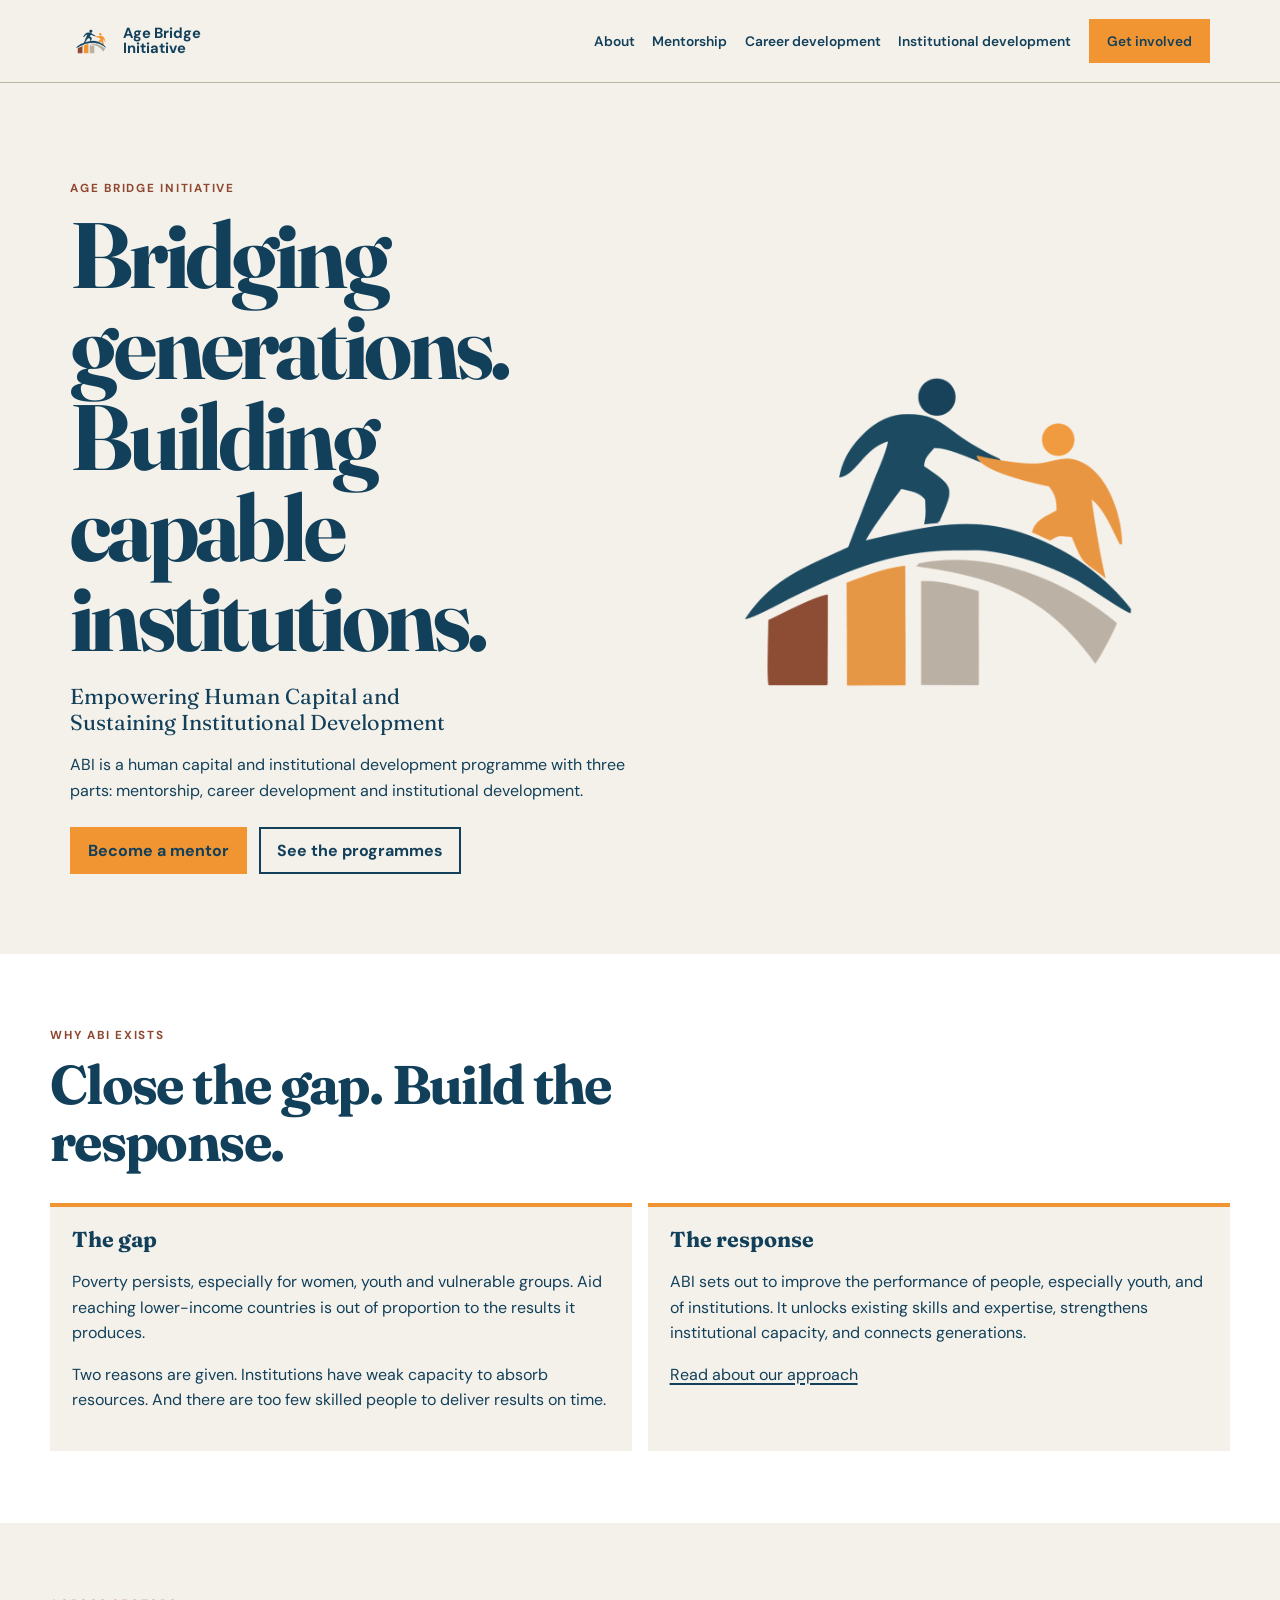
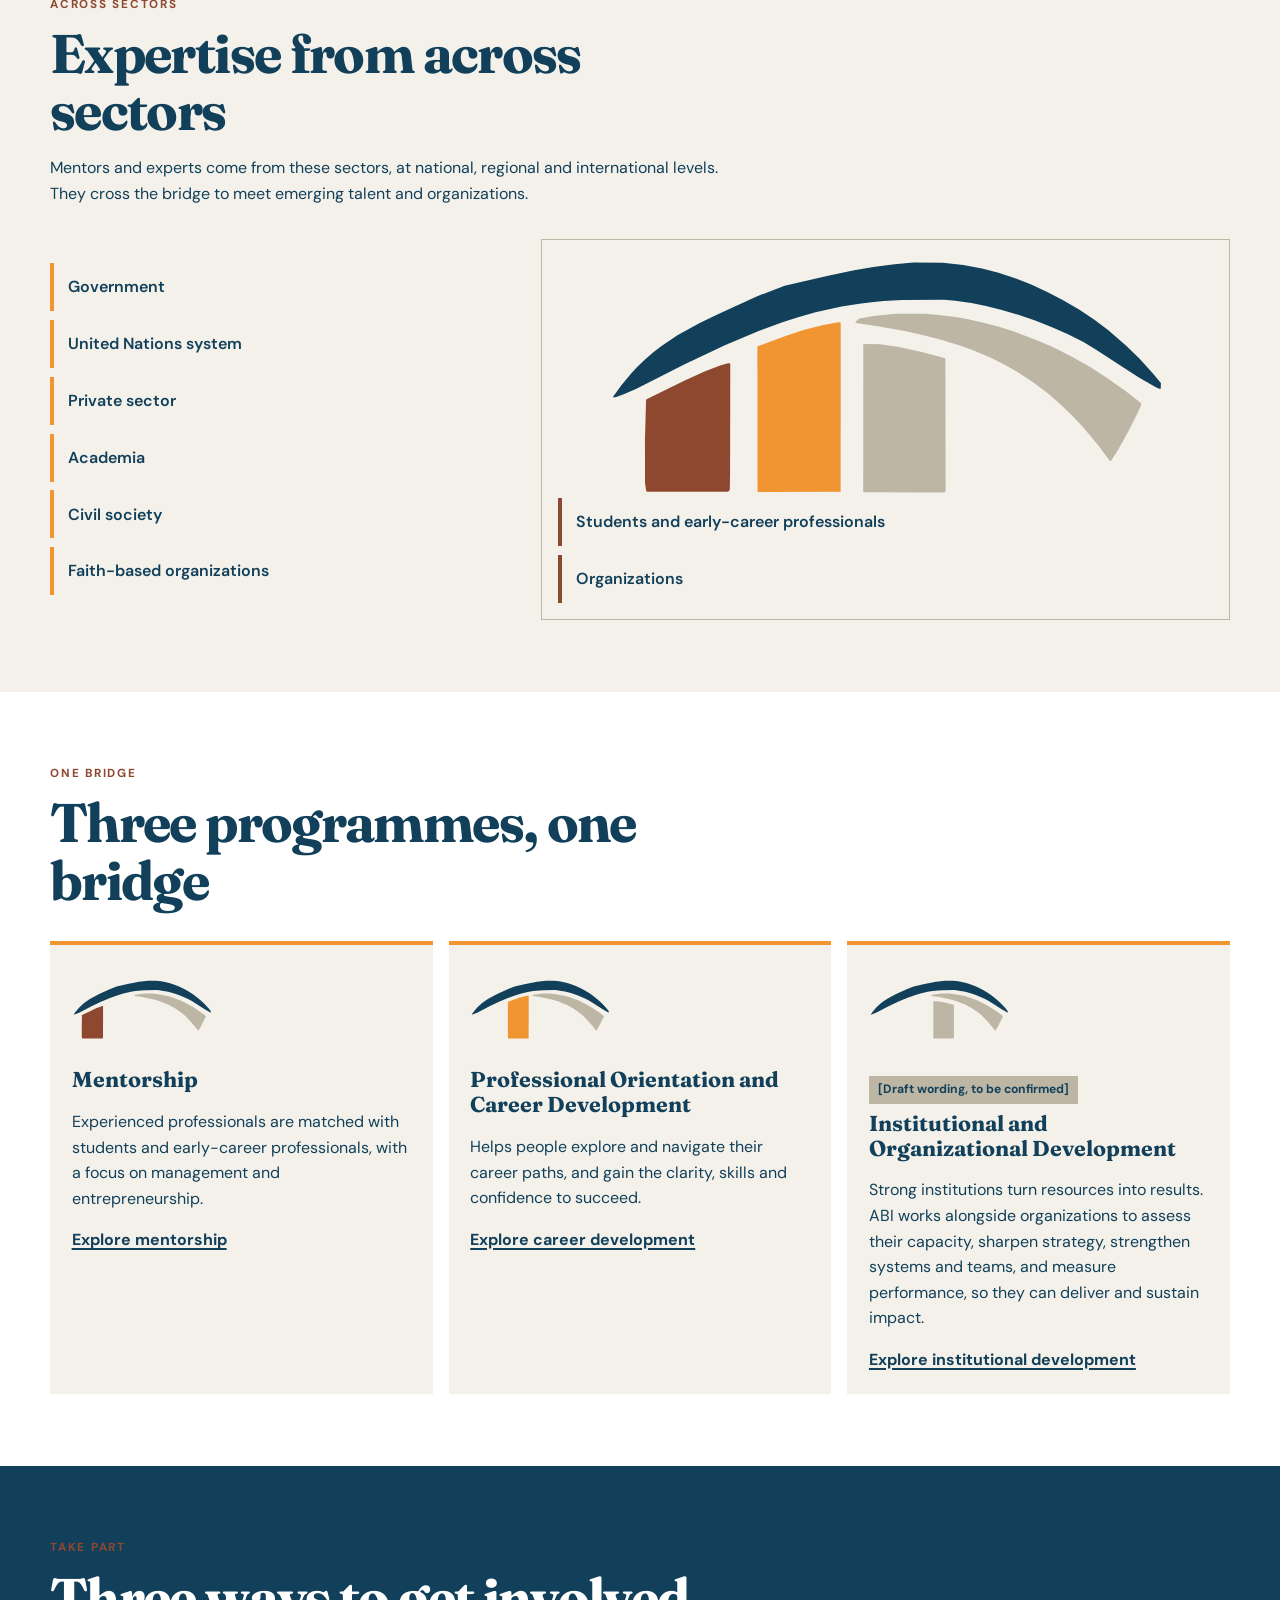
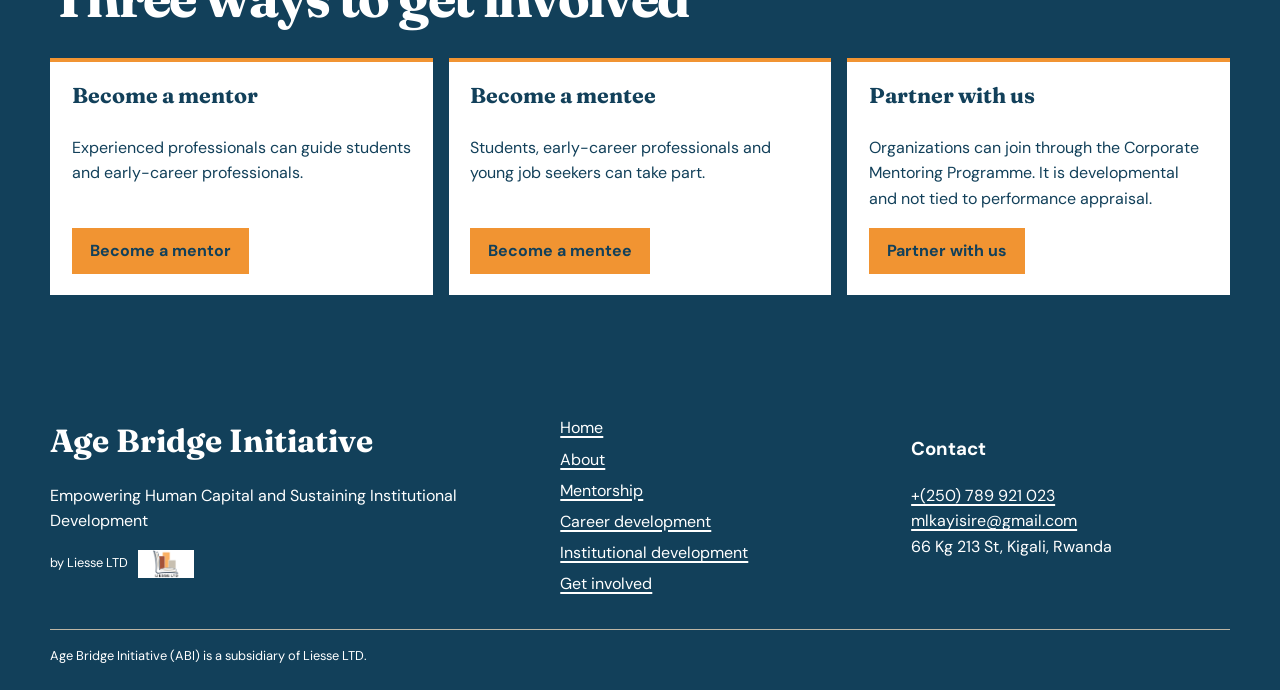
<file: index.html>
﻿<!doctype html>
<html lang="en">
<head>
<meta charset="utf-8">
<meta name="viewport" content="width=device-width, initial-scale=1">
<link rel="icon" href="assets/img/favicon.ico">
<link rel="apple-touch-icon" sizes="180x180" href="assets/img/apple-touch-icon.png">
<link rel="stylesheet" href="assets/css/styles.css">
<title>Age Bridge Initiative | Bridging generations. Building capable institutions.</title><meta name="description" content="Age Bridge Initiative (ABI) connects experienced professionals with students and early-career professionals, and supports institutions to build capacity."><meta property="og:title" content="Age Bridge Initiative | Bridging generations. Building capable institutions."><meta property="og:description" content="Age Bridge Initiative (ABI) connects experienced professionals with students and early-career professionals, and supports institutions to build capacity."><meta property="og:type" content="website"><meta property="og:site_name" content="Age Bridge Initiative"></head><body><a class="skip-link" href="#main">Skip to content</a><header class="site-header"><div class="nav-wrap"><a class="brand" href="index.html" aria-label="Age Bridge Initiative home"><img src="assets/img/abi-logo.png" alt=""><span class="brand-name">Age Bridge Initiative</span></a><button class="menu-toggle" aria-controls="primary-nav" aria-expanded="false">Menu</button><nav id="primary-nav" class="primary-nav" aria-label="Primary navigation"><ul><li><a href="about.html">About</a></li><li><a href="mentorship.html">Mentorship</a></li><li><a href="career-development.html">Career development</a></li><li><a href="institutional-development.html">Institutional development</a></li><li><a class="button" href="get-involved.html">Get involved</a></li></ul></nav></div></header><main id="main"><section class="hero"><div class="hero-grid"><div class="hero-copy"><p class="eyebrow">Age Bridge Initiative</p><h1>Bridging generations. Building capable institutions.</h1><p class="tagline">Empowering Human Capital and Sustaining Institutional Development</p><p>ABI is a human capital and institutional development programme with three parts: mentorship, career development and institutional development.</p><div class="button-row"><a class="button" href="get-involved.html?role=mentor#form">Become a mentor</a><a class="button secondary" href="#programmes">See the programmes</a></div></div><div class="hero-media"><video autoplay muted playsinline poster="assets/img/hero-animation-poster.png" aria-label="Two figures on an arch bridge: one helps the other up"><source src="assets/img/hero-animation.mp4" type="video/mp4"></video><img src="assets/img/hero-animation-poster.png" alt="Two figures on an arch bridge: one helps the other up"></div></div></section><section class="section alt"><div class="container"><div class="section-heading"><p class="eyebrow">Why ABI exists</p><h2>Close the gap. Build the response.</h2></div><div class="two-col"><article><h3>The gap</h3><p>Poverty persists, especially for women, youth and vulnerable groups. Aid reaching lower-income countries is out of proportion to the results it produces.</p><p>Two reasons are given. Institutions have weak capacity to absorb resources. And there are too few skilled people to deliver results on time.</p></article><article><h3>The response</h3><p>ABI sets out to improve the performance of people, especially youth, and of institutions. It unlocks existing skills and expertise, strengthens institutional capacity, and connects generations.</p><a href="about.html">Read about our approach</a></article></div></div></section><section class="section"><div class="container"><div class="section-heading"><p class="eyebrow">Across sectors</p><h2>Expertise from across sectors</h2><p>Mentors and experts come from these sectors, at national, regional and international levels. They cross the bridge to meet emerging talent and organizations.</p></div><div class="sector-layout"><div><ul class="sector-list"><li>Government</li><li>United Nations system</li><li>Private sector</li><li>Academia</li><li>Civil society</li><li>Faith-based organizations</li></ul></div><div class="bridge-diagram"><img src="assets/img/bridge/bridge-arch-band-pillars.svg" alt="Arch bridge with three pillars"><ul class="support-list"><li>Students and early-career professionals</li><li>Organizations</li></ul></div></div></div></section><section class="section alt" id="programmes"><div class="container"><div class="section-heading"><p class="eyebrow">One bridge</p><h2>Three programmes, one bridge</h2></div><div class="card-grid"><article class="card"><img class="bridge-icon" src="assets/img/bridge/icon-arch-band-pillar-1-brown.svg" alt="Mentorship bridge icon"><h3>Mentorship</h3><p>Experienced professionals are matched with students and early-career professionals, with a focus on management and entrepreneurship.</p><a href="mentorship.html">Explore mentorship</a></article><article class="card"><img class="bridge-icon" src="assets/img/bridge/icon-arch-band-pillar-2-orange.svg" alt="Career Development bridge icon"><h3>Professional Orientation and Career Development</h3><p>Helps people explore and navigate their career paths, and gain the clarity, skills and confidence to succeed.</p><a href="career-development.html">Explore career development</a></article><article class="card"><img class="bridge-icon" src="assets/img/bridge/icon-arch-band-pillar-3-taupe.svg" alt="Institutional Development bridge icon"><span class="tag">[Draft wording, to be confirmed]</span><h3>Institutional and Organizational Development</h3><p>Strong institutions turn resources into results. ABI works alongside organizations to assess their capacity, sharpen strategy, strengthen systems and teams, and measure performance, so they can deliver and sustain impact.</p><a href="institutional-development.html">Explore institutional development</a></article></div></div></section><section class="section navy"><div class="container"><div class="section-heading"><p class="eyebrow">Take part</p><h2>Three ways to get involved</h2></div><div class="path-grid"><article class="path-card"><h3>Become a mentor</h3><p>Experienced professionals can guide students and early-career professionals.</p><a class="button" href="get-involved.html?role=mentor#form">Become a mentor</a></article><article class="path-card"><h3>Become a mentee</h3><p>Students, early-career professionals and young job seekers can take part.</p><a class="button" href="get-involved.html?role=mentee#form">Become a mentee</a></article><article class="path-card"><h3>Partner with us</h3><p>Organizations can join through the Corporate Mentoring Programme. It is developmental and not tied to performance appraisal.</p><a class="button" href="get-involved.html?role=organization#form">Partner with us</a></article></div></div></section></main><footer class="footer"><div class="footer-grid"><div><h2>Age Bridge Initiative</h2><p>Empowering Human Capital and Sustaining Institutional Development</p><div class="liesse-credit"><span>by Liesse LTD</span><img src="assets/img/liesse-logo.png" alt="Liesse LTD logo"></div></div><nav aria-label="Footer navigation"><ul><li><a href="index.html">Home</a></li><li><a href="about.html">About</a></li><li><a href="mentorship.html">Mentorship</a></li><li><a href="career-development.html">Career development</a></li><li><a href="institutional-development.html">Institutional development</a></li><li><a href="get-involved.html">Get involved</a></li></ul></nav><div><h3>Contact</h3><p><a href="tel:+250789921023">+(250) 789 921 023</a><br><a href="mailto:mlkayisire@gmail.com">mlkayisire@gmail.com</a><br>66 Kg 213 St, Kigali, Rwanda</p></div></div><div class="footer-bottom">Age Bridge Initiative (ABI) is a subsidiary of Liesse LTD.</div></footer><script src="assets/js/main.js"></script></body></html>
</file>
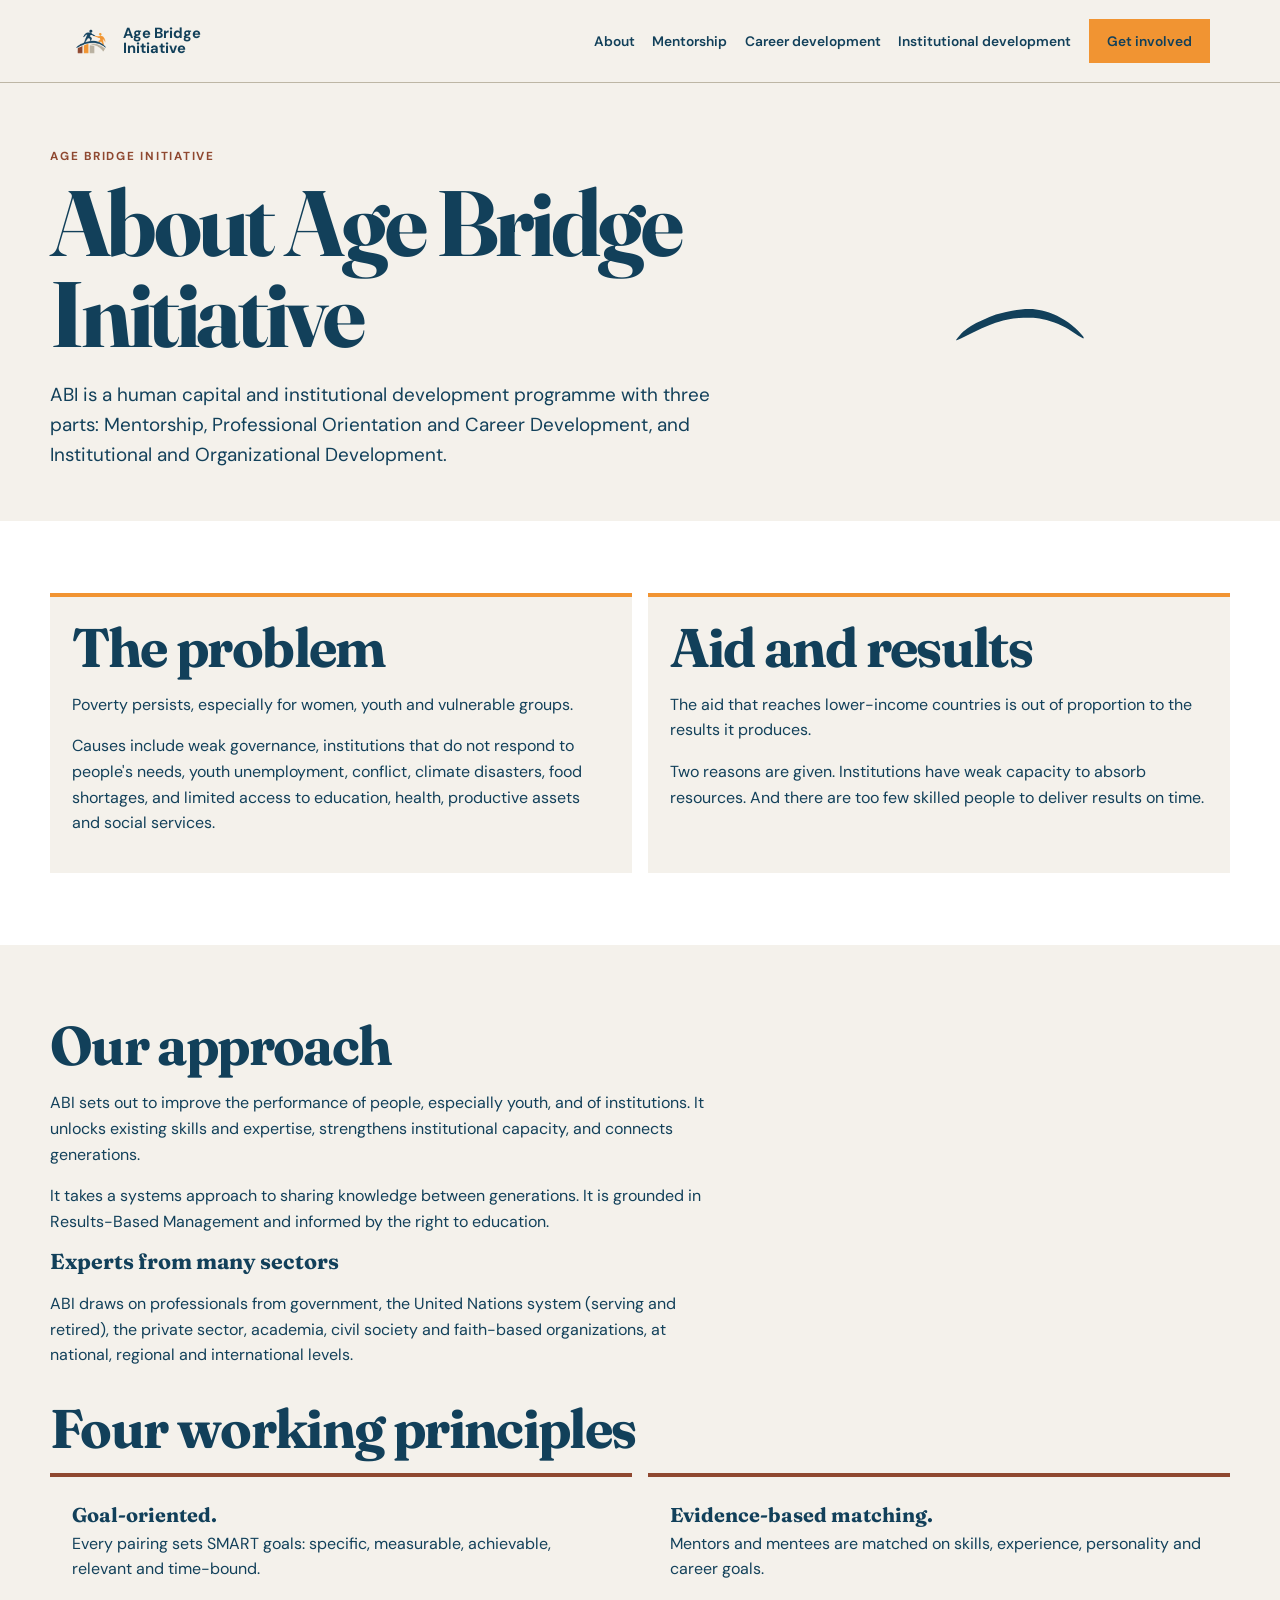
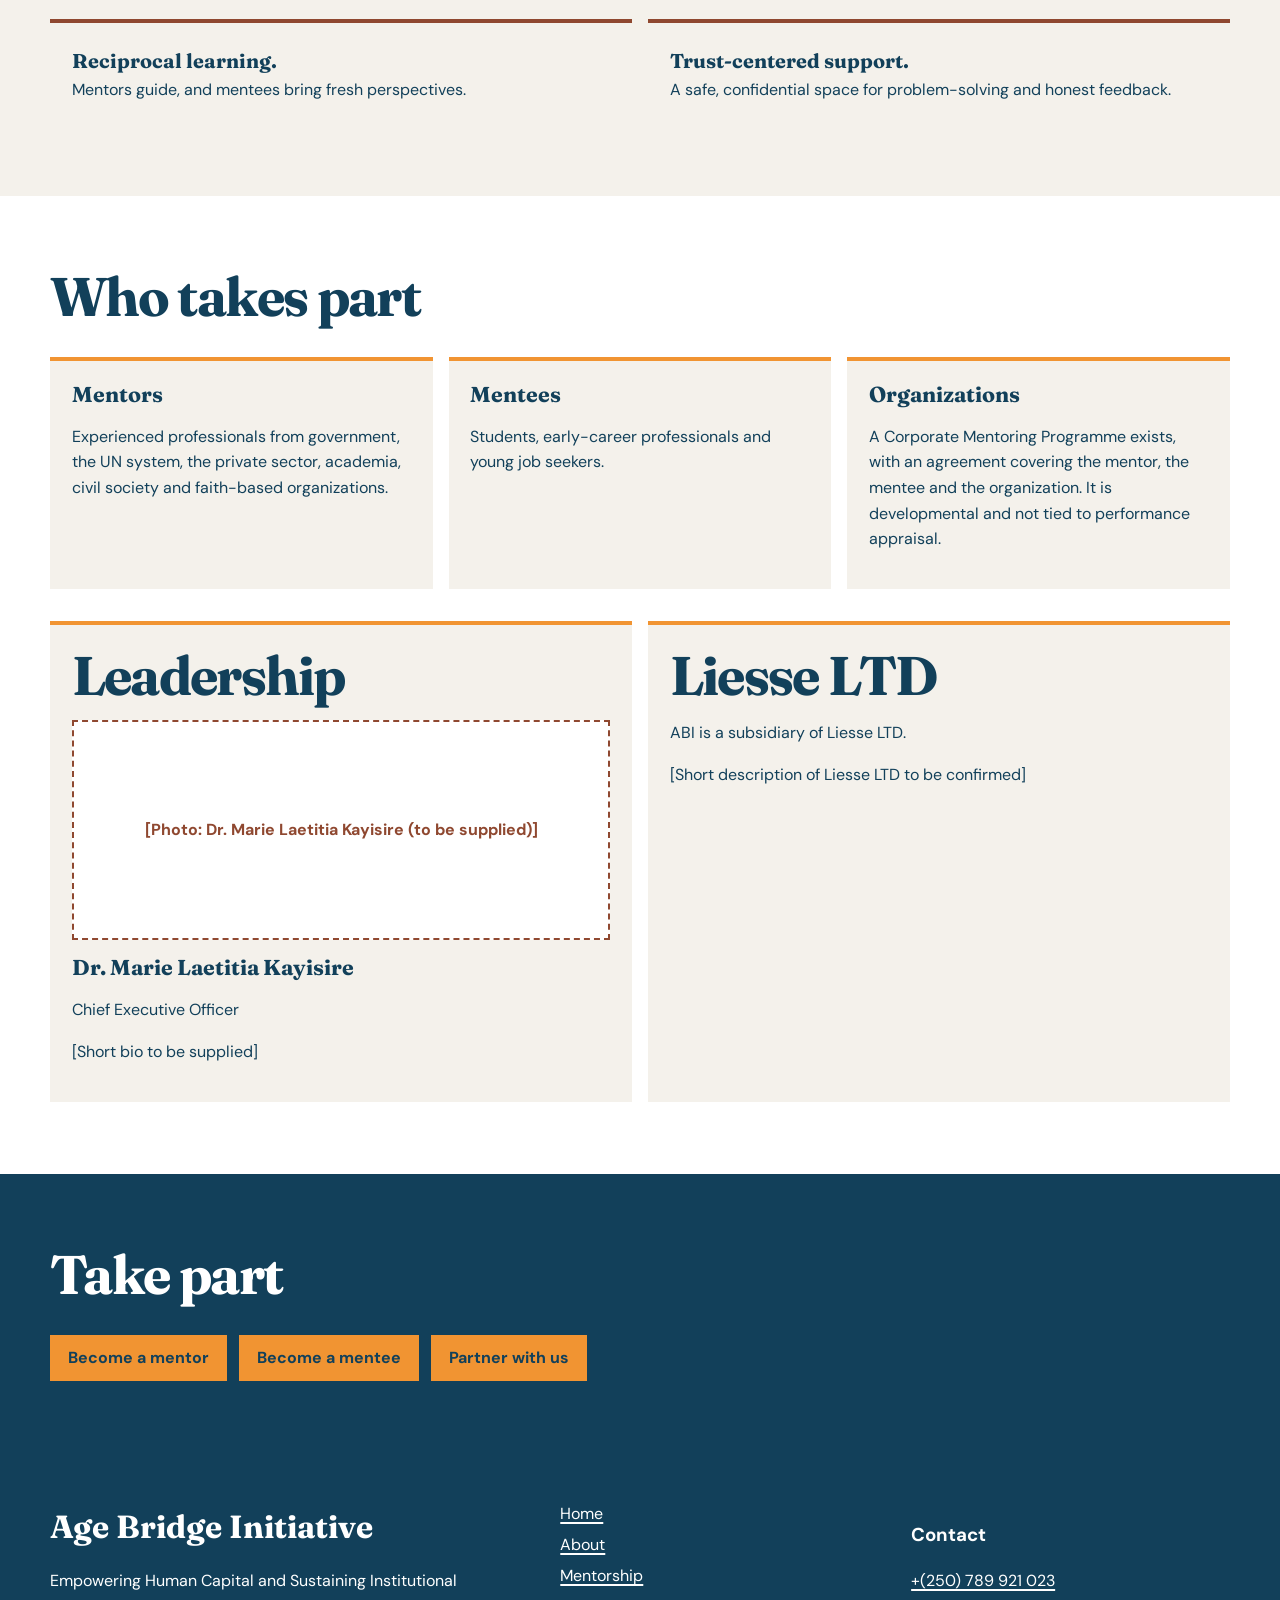
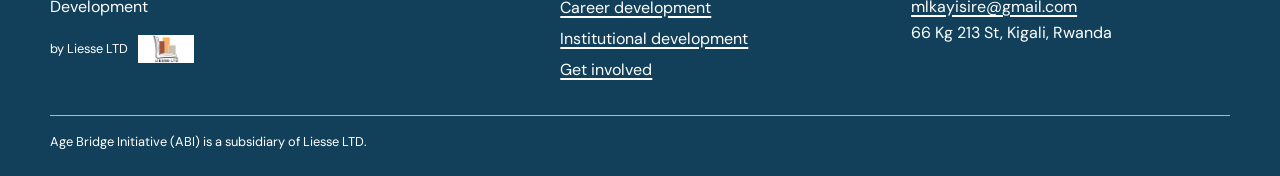
<file: about.html>
﻿<!doctype html>
<html lang="en">
<head>
<meta charset="utf-8">
<meta name="viewport" content="width=device-width, initial-scale=1">
<link rel="icon" href="assets/img/favicon.ico">
<link rel="apple-touch-icon" sizes="180x180" href="assets/img/apple-touch-icon.png">
<link rel="stylesheet" href="assets/css/styles.css">
<title>About | Age Bridge Initiative</title><meta name="description" content="Learn about the problem ABI addresses, its approach, working principles, who takes part, and its leadership. ABI is a subsidiary of Liesse LTD."><meta property="og:title" content="About | Age Bridge Initiative"><meta property="og:description" content="Learn about the problem ABI addresses, its approach, working principles, who takes part, and its leadership. ABI is a subsidiary of Liesse LTD."><meta property="og:type" content="website"><meta property="og:site_name" content="Age Bridge Initiative"></head><body><a class="skip-link" href="#main">Skip to content</a><header class="site-header"><div class="nav-wrap"><a class="brand" href="index.html" aria-label="Age Bridge Initiative home"><img src="assets/img/abi-logo.png" alt=""><span class="brand-name">Age Bridge Initiative</span></a><button class="menu-toggle" aria-controls="primary-nav" aria-expanded="false">Menu</button><nav id="primary-nav" class="primary-nav" aria-label="Primary navigation"><ul><li><a href="about.html">About</a></li><li><a href="mentorship.html">Mentorship</a></li><li><a href="career-development.html">Career development</a></li><li><a href="institutional-development.html">Institutional development</a></li><li><a class="button" href="get-involved.html">Get involved</a></li></ul></nav></div></header><main id="main"><section class="page-hero"><div class="container"><div><p class="eyebrow">Age Bridge Initiative</p><h1>About Age Bridge Initiative</h1><p class="lead">ABI is a human capital and institutional development programme with three parts: Mentorship, Professional Orientation and Career Development, and Institutional and Organizational Development.</p></div><div><img class="small-bridge" src="assets/img/bridge/arch.svg" alt="ABI bridge motif"></div></div></section><section class="section alt"><div class="container"><div class="two-col"><article><h2>The problem</h2><p>Poverty persists, especially for women, youth and vulnerable groups.</p><p>Causes include weak governance, institutions that do not respond to people's needs, youth unemployment, conflict, climate disasters, food shortages, and limited access to education, health, productive assets and social services.</p></article><article><h2>Aid and results</h2><p>The aid that reaches lower-income countries is out of proportion to the results it produces.</p><p>Two reasons are given. Institutions have weak capacity to absorb resources. And there are too few skilled people to deliver results on time.</p></article></div></div></section><section class="section"><div class="container"><div class="section-heading"><h2>Our approach</h2><p>ABI sets out to improve the performance of people, especially youth, and of institutions. It unlocks existing skills and expertise, strengthens institutional capacity, and connects generations.</p><p>It takes a systems approach to sharing knowledge between generations. It is grounded in Results-Based Management and informed by the right to education.</p><h3>Experts from many sectors</h3><p>ABI draws on professionals from government, the United Nations system (serving and retired), the private sector, academia, civil society and faith-based organizations, at national, regional and international levels.</p></div><h2>Four working principles</h2><div class="principles"><div class="principle"><strong>Goal-oriented.</strong> Every pairing sets SMART goals: specific, measurable, achievable, relevant and time-bound.</div><div class="principle"><strong>Evidence-based matching.</strong> Mentors and mentees are matched on skills, experience, personality and career goals.</div><div class="principle"><strong>Reciprocal learning.</strong> Mentors guide, and mentees bring fresh perspectives.</div><div class="principle"><strong>Trust-centered support.</strong> A safe, confidential space for problem-solving and honest feedback.</div></div></div></section><section class="section alt"><div class="container"><div class="section-heading"><h2>Who takes part</h2></div><div class="card-grid"><article class="card"><h3>Mentors</h3><p>Experienced professionals from government, the UN system, the private sector, academia, civil society and faith-based organizations.</p></article><article class="card"><h3>Mentees</h3><p>Students, early-career professionals and young job seekers.</p></article><article class="card"><h3>Organizations</h3><p>A Corporate Mentoring Programme exists, with an agreement covering the mentor, the mentee and the organization. It is developmental and not tied to performance appraisal.</p></article></div><div class="two-col" style="margin-top:2rem"><article><h2>Leadership</h2><div class="photo-slot">[Photo: Dr. Marie Laetitia Kayisire (to be supplied)]</div><h3 style="margin-top:1rem">Dr. Marie Laetitia Kayisire</h3><p>Chief Executive Officer</p><p>[Short bio to be supplied]</p></article><article><h2>Liesse LTD</h2><p>ABI is a subsidiary of Liesse LTD.</p><p>[Short description of Liesse LTD to be confirmed]</p></article></div></div></section><section class="section navy"><div class="container"><div class="section-heading"><h2>Take part</h2></div><div class="button-row"><a class="button" href="get-involved.html?role=mentor#form">Become a mentor</a><a class="button" href="get-involved.html?role=mentee#form">Become a mentee</a><a class="button" href="get-involved.html?role=organization#form">Partner with us</a></div></div></section></main><footer class="footer"><div class="footer-grid"><div><h2>Age Bridge Initiative</h2><p>Empowering Human Capital and Sustaining Institutional Development</p><div class="liesse-credit"><span>by Liesse LTD</span><img src="assets/img/liesse-logo.png" alt="Liesse LTD logo"></div></div><nav aria-label="Footer navigation"><ul><li><a href="index.html">Home</a></li><li><a href="about.html">About</a></li><li><a href="mentorship.html">Mentorship</a></li><li><a href="career-development.html">Career development</a></li><li><a href="institutional-development.html">Institutional development</a></li><li><a href="get-involved.html">Get involved</a></li></ul></nav><div><h3>Contact</h3><p><a href="tel:+250789921023">+(250) 789 921 023</a><br><a href="mailto:mlkayisire@gmail.com">mlkayisire@gmail.com</a><br>66 Kg 213 St, Kigali, Rwanda</p></div></div><div class="footer-bottom">Age Bridge Initiative (ABI) is a subsidiary of Liesse LTD.</div></footer><script src="assets/js/main.js"></script></body></html>
</file>
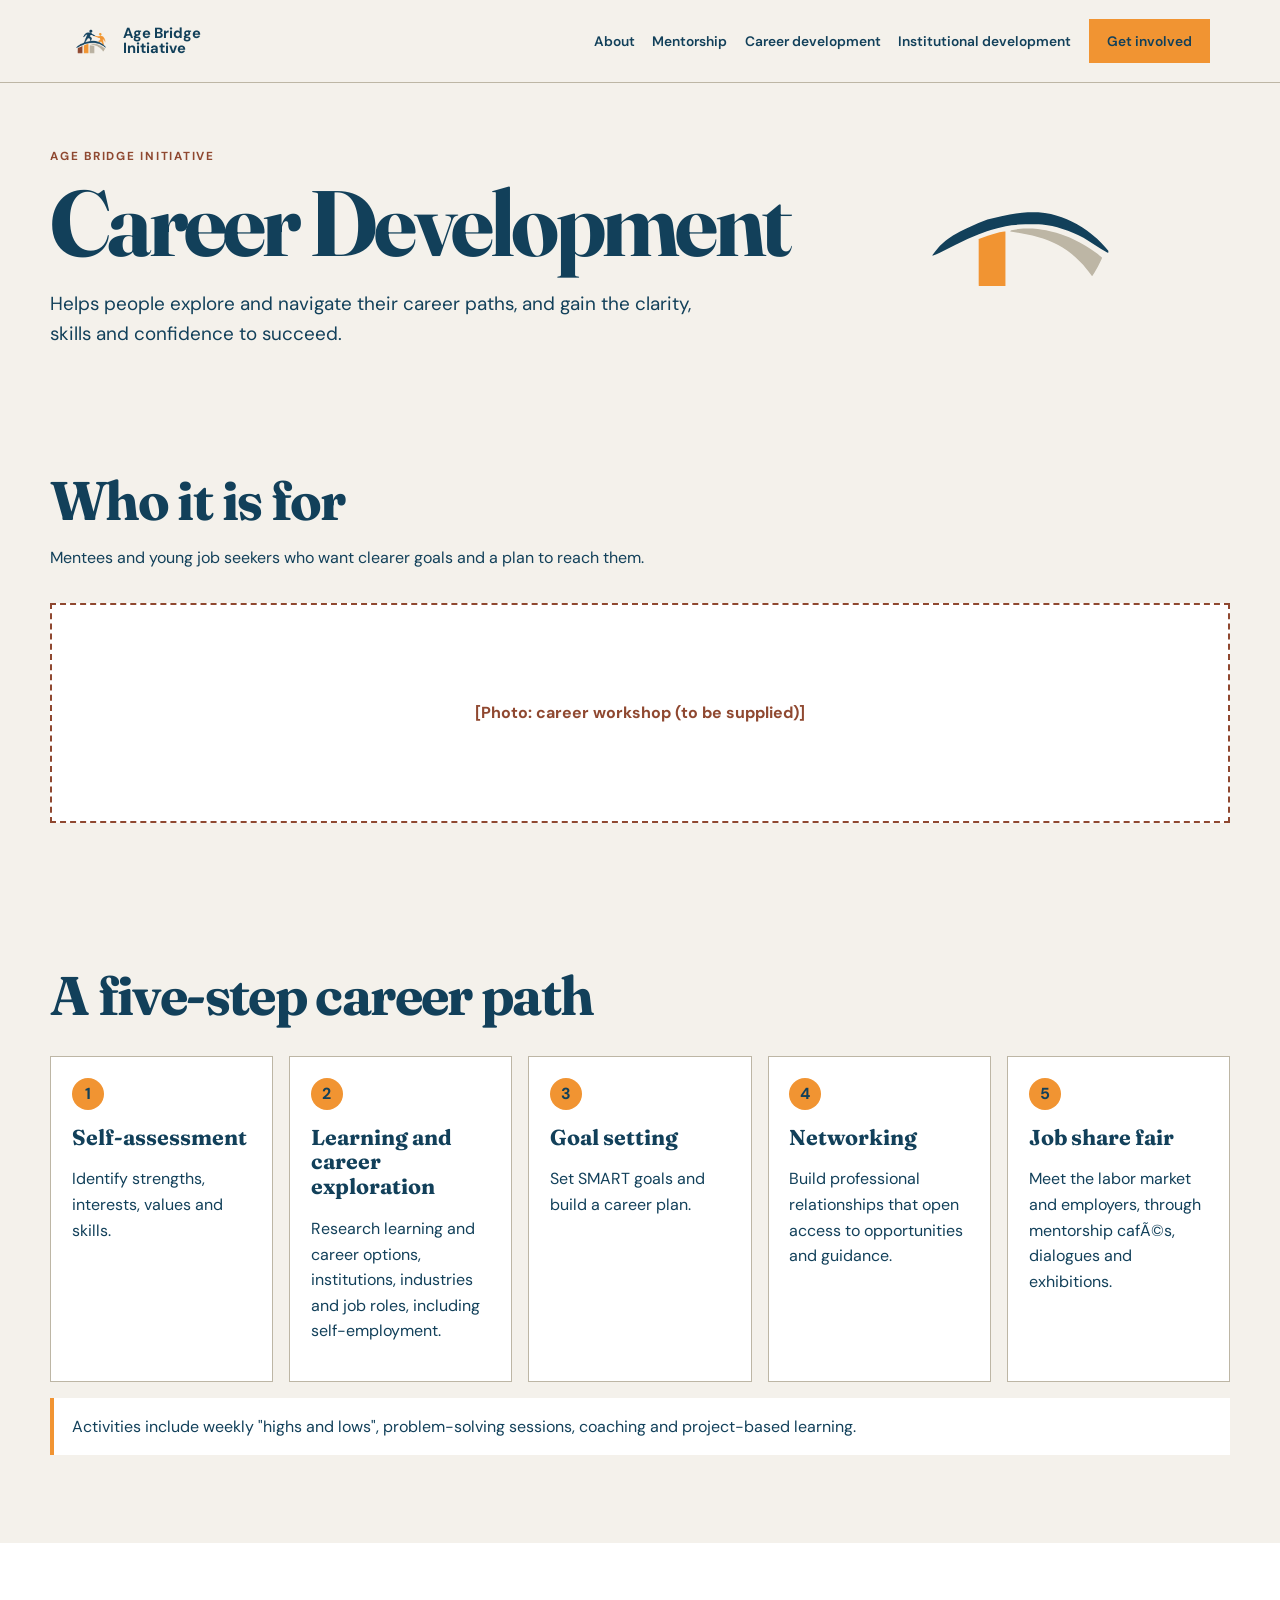
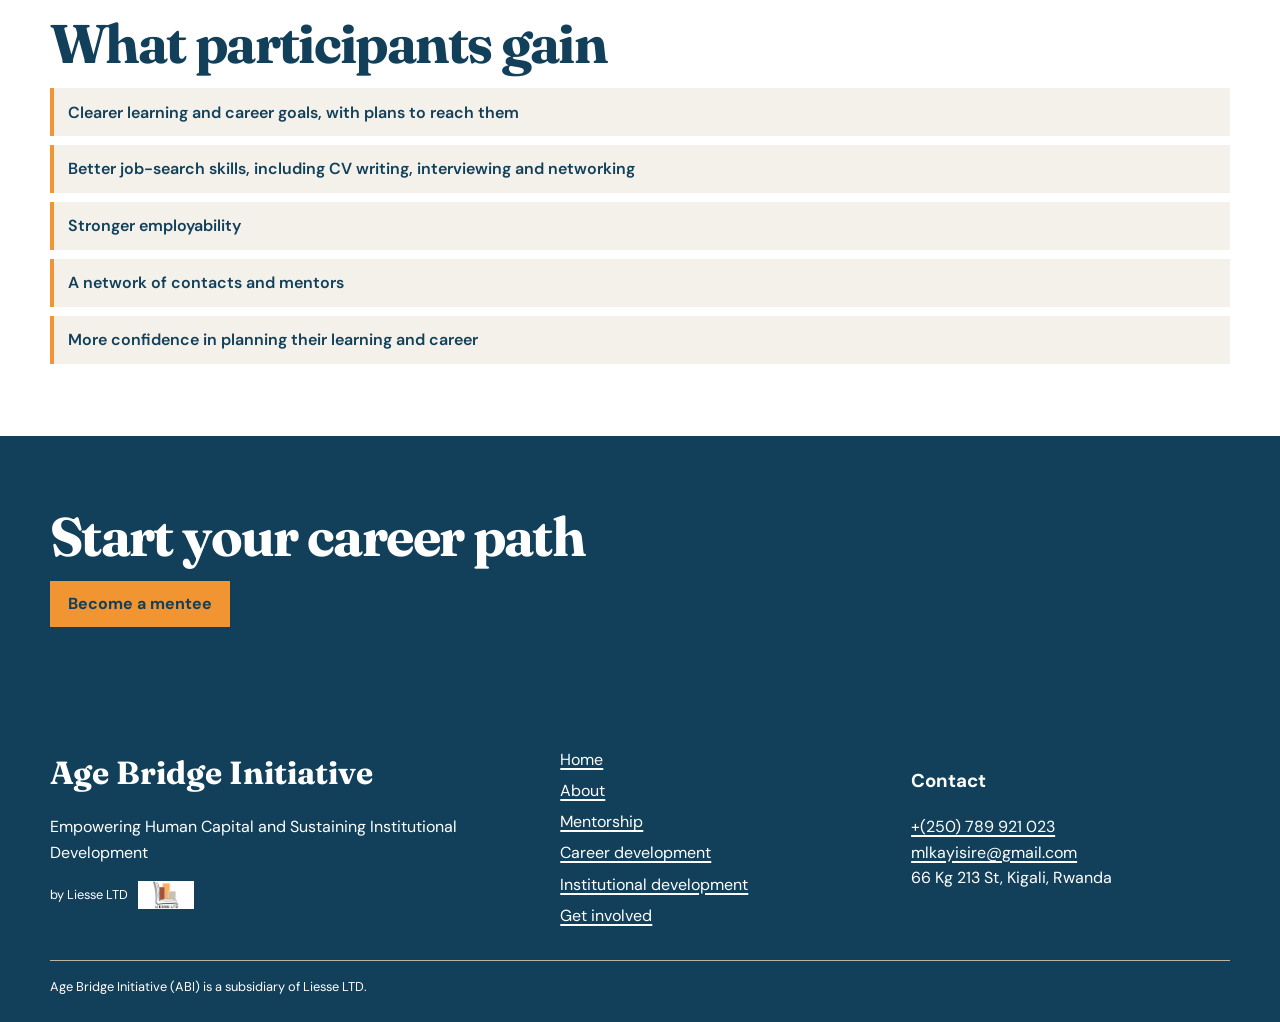
<file: career-development.html>
﻿<!doctype html>
<html lang="en">
<head>
<meta charset="utf-8">
<meta name="viewport" content="width=device-width, initial-scale=1">
<link rel="icon" href="assets/img/favicon.ico">
<link rel="apple-touch-icon" sizes="180x180" href="assets/img/apple-touch-icon.png">
<link rel="stylesheet" href="assets/css/styles.css">
<title>Career Development | Age Bridge Initiative</title><meta name="description" content="ABI helps people explore career paths and gain clarity, skills and confidence through a five-step path, from self-assessment to a job share fair."><meta property="og:title" content="Career Development | Age Bridge Initiative"><meta property="og:description" content="ABI helps people explore career paths and gain clarity, skills and confidence through a five-step path, from self-assessment to a job share fair."><meta property="og:type" content="website"><meta property="og:site_name" content="Age Bridge Initiative"></head><body><a class="skip-link" href="#main">Skip to content</a><header class="site-header"><div class="nav-wrap"><a class="brand" href="index.html" aria-label="Age Bridge Initiative home"><img src="assets/img/abi-logo.png" alt=""><span class="brand-name">Age Bridge Initiative</span></a><button class="menu-toggle" aria-controls="primary-nav" aria-expanded="false">Menu</button><nav id="primary-nav" class="primary-nav" aria-label="Primary navigation"><ul><li><a href="about.html">About</a></li><li><a href="mentorship.html">Mentorship</a></li><li><a href="career-development.html">Career development</a></li><li><a href="institutional-development.html">Institutional development</a></li><li><a class="button" href="get-involved.html">Get involved</a></li></ul></nav></div></header><main id="main"><section class="page-hero"><div class="container"><div><p class="eyebrow">Age Bridge Initiative</p><h1>Career Development</h1><p class="lead">Helps people explore and navigate their career paths, and gain the clarity, skills and confidence to succeed.</p></div><div><img class="small-bridge" src="assets/img/bridge/icon-arch-band-pillar-2-orange.svg" alt="ABI bridge motif"></div></div></section><section class="section"><div class="container"><div class="section-heading"><h2>Who it is for</h2><p>Mentees and young job seekers who want clearer goals and a plan to reach them.</p></div><div class="photo-slot">[Photo: career workshop (to be supplied)]</div></div></section><section class="section"><div class="container"><div class="section-heading"><h2>A five-step career path</h2></div><div class="timeline five"><article class="step"><h3>Self-assessment</h3><p>Identify strengths, interests, values and skills.</p></article><article class="step"><h3>Learning and career exploration</h3><p>Research learning and career options, institutions, industries and job roles, including self-employment.</p></article><article class="step"><h3>Goal setting</h3><p>Set SMART goals and build a career plan.</p></article><article class="step"><h3>Networking</h3><p>Build professional relationships that open access to opportunities and guidance.</p></article><article class="step"><h3>Job share fair</h3><p>Meet the labor market and employers, through mentorship cafÃ©s, dialogues and exhibitions.</p></article></div><p class="note">Activities include weekly &quot;highs and lows&quot;, problem-solving sessions, coaching and project-based learning.</p></div></section><section class="section alt"><div class="container"><h2>What participants gain</h2><ul class="sector-list"><li>Clearer learning and career goals, with plans to reach them</li><li>Better job-search skills, including CV writing, interviewing and networking</li><li>Stronger employability</li><li>A network of contacts and mentors</li><li>More confidence in planning their learning and career</li></ul></div></section><section class="section navy"><div class="container"><h2>Start your career path</h2><a class="button" href="get-involved.html?role=mentee#form">Become a mentee</a></div></section></main><footer class="footer"><div class="footer-grid"><div><h2>Age Bridge Initiative</h2><p>Empowering Human Capital and Sustaining Institutional Development</p><div class="liesse-credit"><span>by Liesse LTD</span><img src="assets/img/liesse-logo.png" alt="Liesse LTD logo"></div></div><nav aria-label="Footer navigation"><ul><li><a href="index.html">Home</a></li><li><a href="about.html">About</a></li><li><a href="mentorship.html">Mentorship</a></li><li><a href="career-development.html">Career development</a></li><li><a href="institutional-development.html">Institutional development</a></li><li><a href="get-involved.html">Get involved</a></li></ul></nav><div><h3>Contact</h3><p><a href="tel:+250789921023">+(250) 789 921 023</a><br><a href="mailto:mlkayisire@gmail.com">mlkayisire@gmail.com</a><br>66 Kg 213 St, Kigali, Rwanda</p></div></div><div class="footer-bottom">Age Bridge Initiative (ABI) is a subsidiary of Liesse LTD.</div></footer><script src="assets/js/main.js"></script></body></html>
</file>
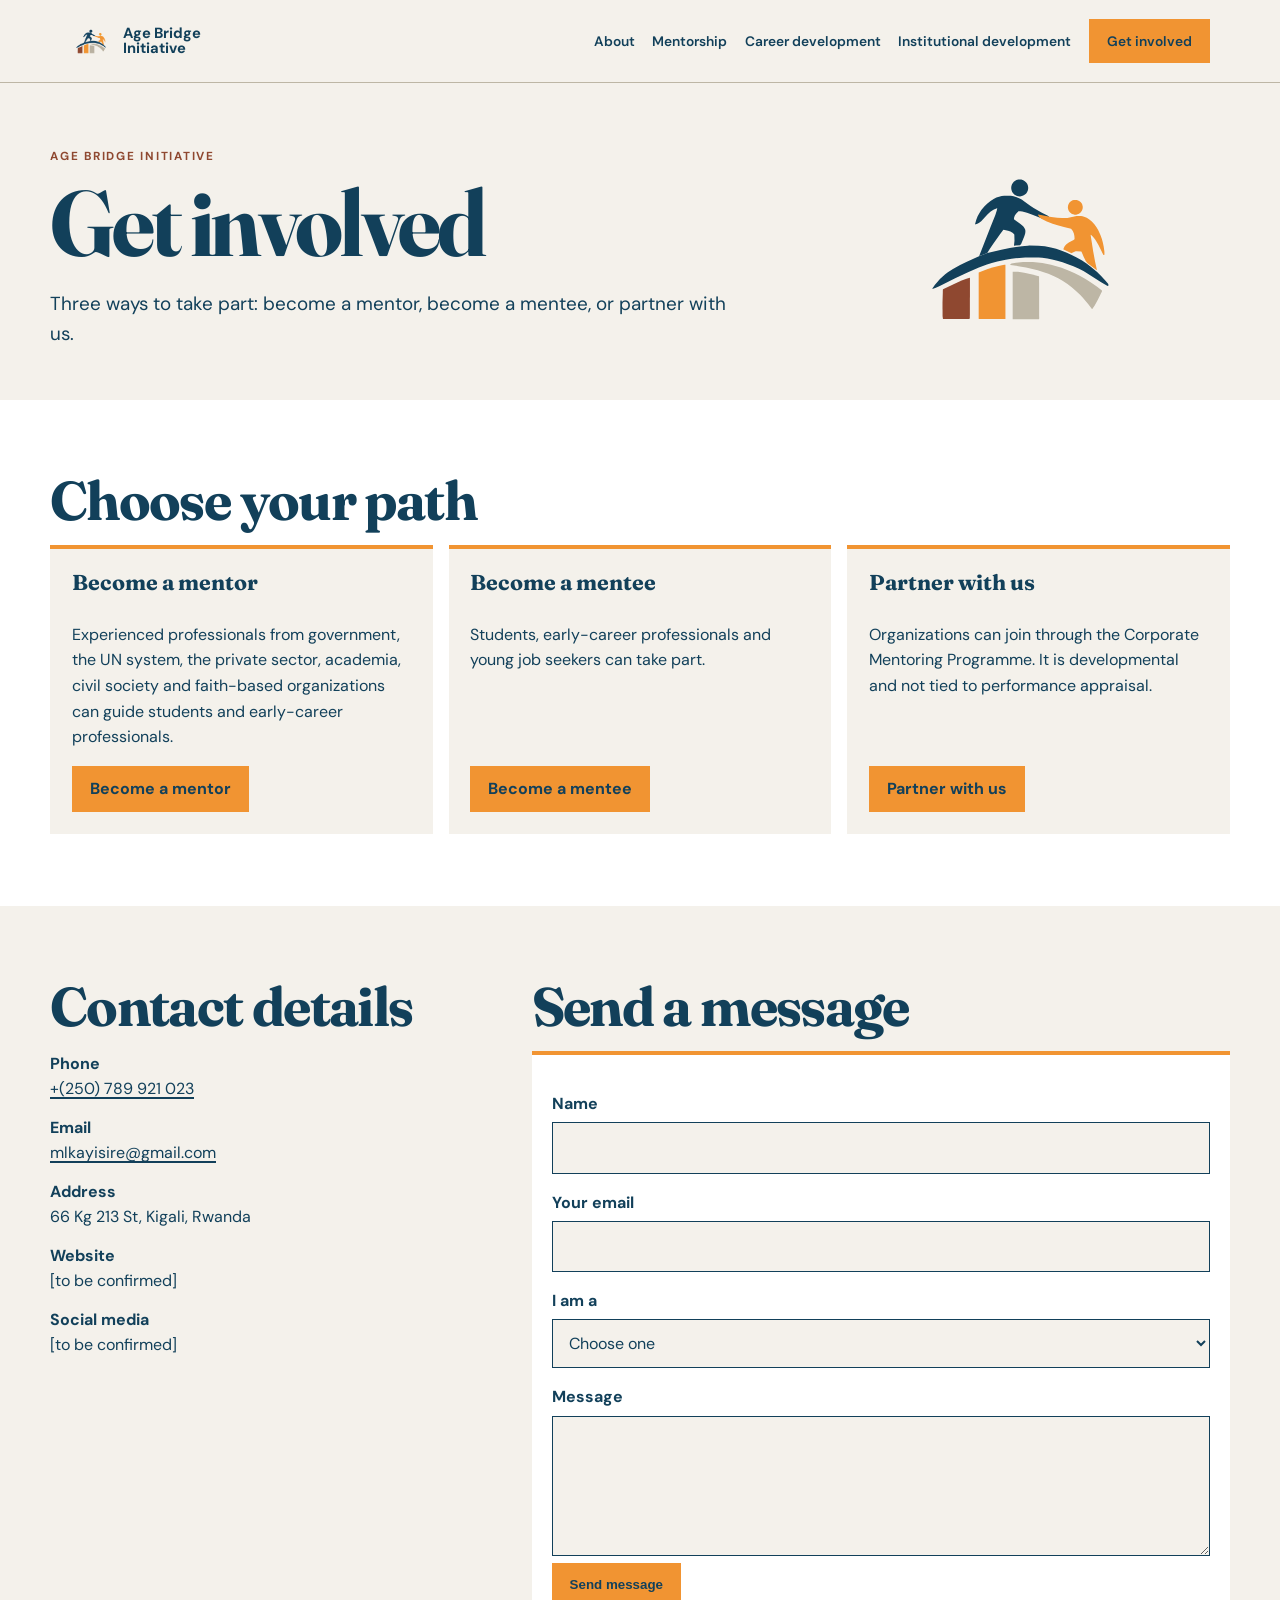
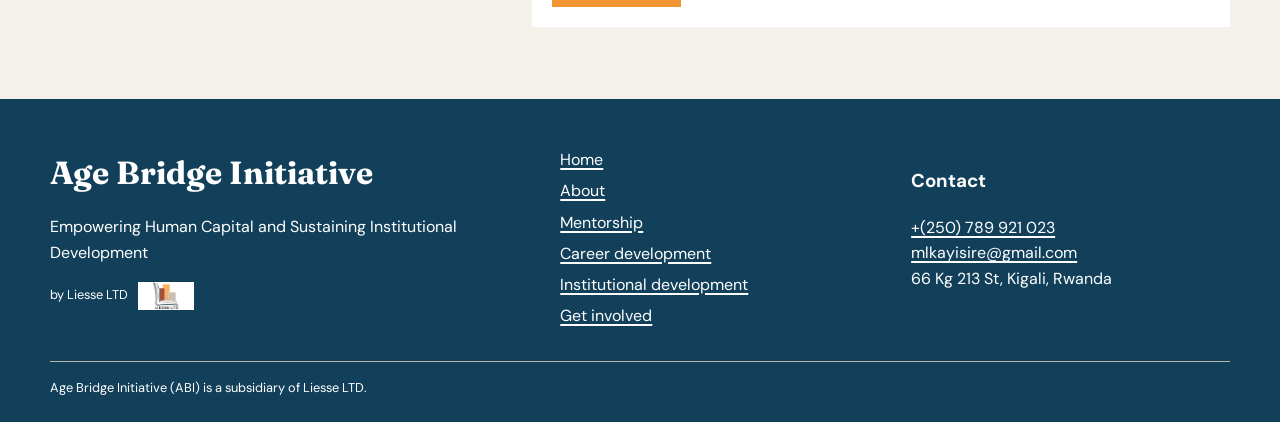
<file: get-involved.html>
﻿<!doctype html>
<html lang="en">
<head>
<meta charset="utf-8">
<meta name="viewport" content="width=device-width, initial-scale=1">
<link rel="icon" href="assets/img/favicon.ico">
<link rel="apple-touch-icon" sizes="180x180" href="assets/img/apple-touch-icon.png">
<link rel="stylesheet" href="assets/css/styles.css">
<title>Get Involved | Age Bridge Initiative</title><meta name="description" content="Become a mentor, become a mentee, or partner with Age Bridge Initiative. Find contact details and send a message."><meta property="og:title" content="Get Involved | Age Bridge Initiative"><meta property="og:description" content="Become a mentor, become a mentee, or partner with Age Bridge Initiative. Find contact details and send a message."><meta property="og:type" content="website"><meta property="og:site_name" content="Age Bridge Initiative"></head><body><a class="skip-link" href="#main">Skip to content</a><header class="site-header"><div class="nav-wrap"><a class="brand" href="index.html" aria-label="Age Bridge Initiative home"><img src="assets/img/abi-logo.png" alt=""><span class="brand-name">Age Bridge Initiative</span></a><button class="menu-toggle" aria-controls="primary-nav" aria-expanded="false">Menu</button><nav id="primary-nav" class="primary-nav" aria-label="Primary navigation"><ul><li><a href="about.html">About</a></li><li><a href="mentorship.html">Mentorship</a></li><li><a href="career-development.html">Career development</a></li><li><a href="institutional-development.html">Institutional development</a></li><li><a class="button" href="get-involved.html">Get involved</a></li></ul></nav></div></header><main id="main"><section class="page-hero"><div class="container"><div><p class="eyebrow">Age Bridge Initiative</p><h1>Get involved</h1><p class="lead">Three ways to take part: become a mentor, become a mentee, or partner with us.</p></div><div><img class="small-bridge" src="assets/img/bridge/bridge-full-with-figures.svg" alt="ABI bridge motif"></div></div></section><section class="section alt"><div class="container"><h2>Choose your path</h2><div class="path-grid"><article class="path-card"><h3>Become a mentor</h3><p>Experienced professionals from government, the UN system, the private sector, academia, civil society and faith-based organizations can guide students and early-career professionals.</p><a class="button" href="#form" data-role="mentor">Become a mentor</a></article><article class="path-card"><h3>Become a mentee</h3><p>Students, early-career professionals and young job seekers can take part.</p><a class="button" href="#form" data-role="mentee">Become a mentee</a></article><article class="path-card"><h3>Partner with us</h3><p>Organizations can join through the Corporate Mentoring Programme. It is developmental and not tied to performance appraisal.</p><a class="button" href="#form" data-role="partner">Partner with us</a></article></div></div></section><section class="section"><div class="container contact-grid"><div><h2>Contact details</h2><ul class="contact-list"><li><strong>Phone</strong><a href="tel:+250789921023">+(250) 789 921 023</a></li><li><strong>Email</strong><a href="mailto:mlkayisire@gmail.com">mlkayisire@gmail.com</a></li><li><strong>Address</strong>66 Kg 213 St, Kigali, Rwanda</li><li><strong>Website</strong>[to be confirmed]</li><li><strong>Social media</strong>[to be confirmed]</li></ul></div><div id="form"><h2>Send a message</h2><form class="contact-form" id="contact-form" action="mailto:mlkayisire@gmail.com" method="post" enctype="text/plain"><label for="name">Name</label><input id="name" name="name" required><label for="email">Your email</label><input id="email" name="email" type="email"><label for="choice">I am a</label><select id="choice" name="choice" required><option value="">Choose one</option><option>Mentor</option><option>Mentee</option><option>Organization</option></select><label for="message">Message</label><textarea id="message" name="message" required></textarea><button class="button" type="submit">Send message</button><p class="form-note" id="form-status" hidden>Your email app should open now. If it does not, write to <a href="mailto:mlkayisire@gmail.com">mlkayisire@gmail.com</a>.</p><noscript><p class="form-note">JavaScript is off. Please email <a href="mailto:mlkayisire@gmail.com">mlkayisire@gmail.com</a> with your name, choice and message.</p></noscript></form></div></div></section></main><footer class="footer"><div class="footer-grid"><div><h2>Age Bridge Initiative</h2><p>Empowering Human Capital and Sustaining Institutional Development</p><div class="liesse-credit"><span>by Liesse LTD</span><img src="assets/img/liesse-logo.png" alt="Liesse LTD logo"></div></div><nav aria-label="Footer navigation"><ul><li><a href="index.html">Home</a></li><li><a href="about.html">About</a></li><li><a href="mentorship.html">Mentorship</a></li><li><a href="career-development.html">Career development</a></li><li><a href="institutional-development.html">Institutional development</a></li><li><a href="get-involved.html">Get involved</a></li></ul></nav><div><h3>Contact</h3><p><a href="tel:+250789921023">+(250) 789 921 023</a><br><a href="mailto:mlkayisire@gmail.com">mlkayisire@gmail.com</a><br>66 Kg 213 St, Kigali, Rwanda</p></div></div><div class="footer-bottom">Age Bridge Initiative (ABI) is a subsidiary of Liesse LTD.</div></footer><script src="assets/js/main.js"></script></body></html>
</file>
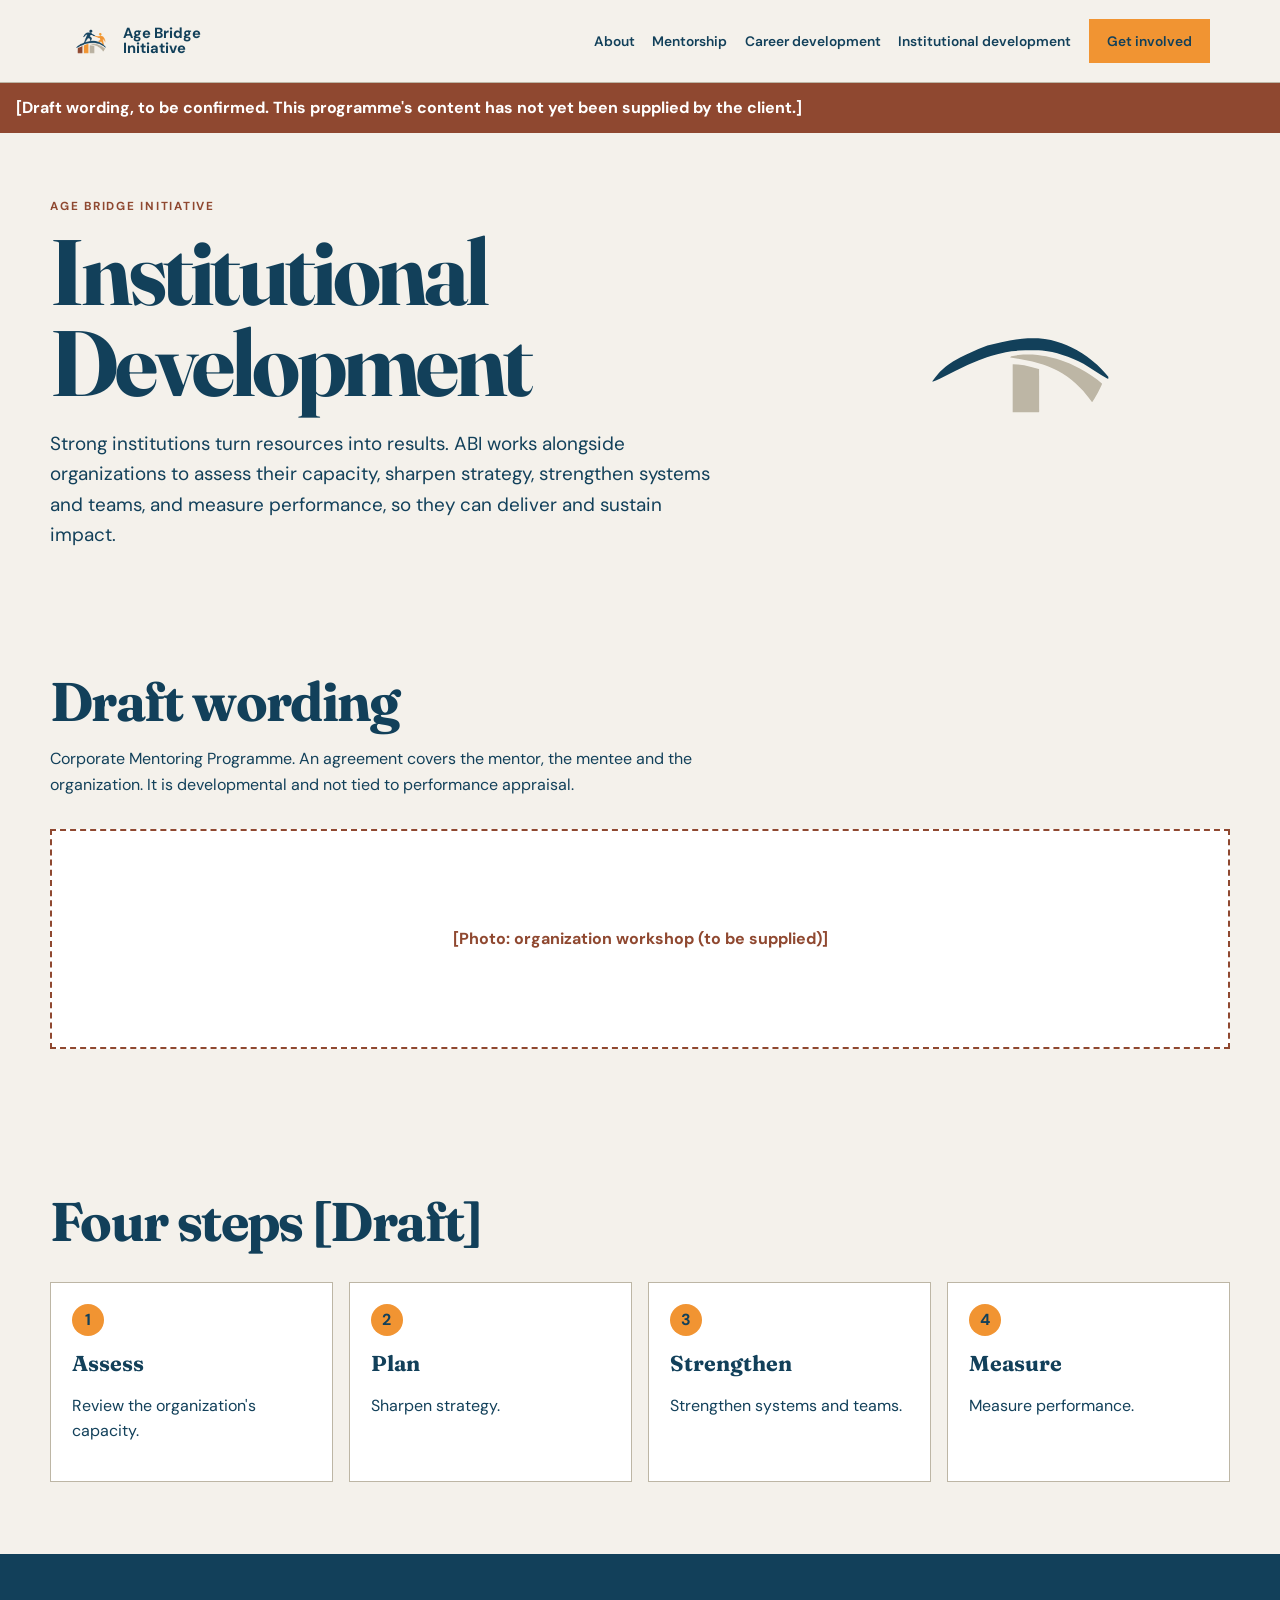
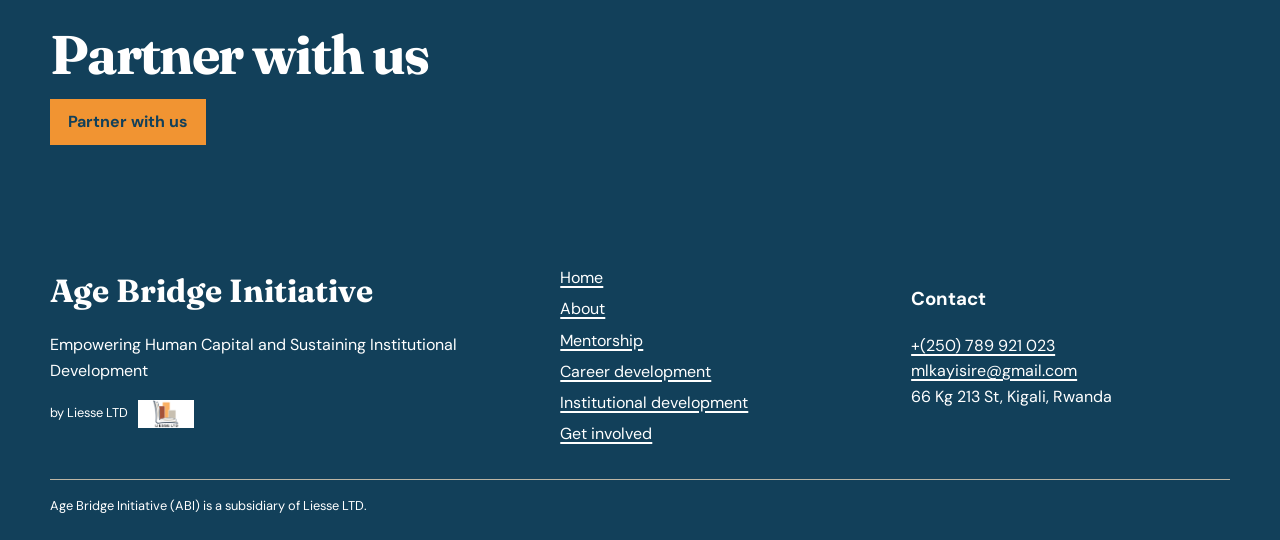
<file: institutional-development.html>
﻿<!-- DRAFT PAGE: wording supplied in the build prompt is not confirmed. -->
<!doctype html
<html lang="en">
<head>
<meta charset="utf-8">
<meta name="viewport" content="width=device-width, initial-scale=1">
<link rel="icon" href="assets/img/favicon.ico">
<link rel="apple-touch-icon" sizes="180x180" href="assets/img/apple-touch-icon.png">
<link rel="stylesheet" href="assets/css/styles.css">
<title>Institutional Development | Age Bridge Initiative</title><meta name="description" content="ABI works alongside organizations to assess capacity, plan, strengthen systems and teams, and measure performance. Draft wording, to be confirmed."><meta property="og:title" content="Institutional Development | Age Bridge Initiative"><meta property="og:description" content="ABI works alongside organizations to assess capacity, plan, strengthen systems and teams, and measure performance. Draft wording, to be confirmed."><meta property="og:type" content="website"><meta property="og:site_name" content="Age Bridge Initiative"></head><body><a class="skip-link" href="#main">Skip to content</a><header class="site-header"><div class="nav-wrap"><a class="brand" href="index.html" aria-label="Age Bridge Initiative home"><img src="assets/img/abi-logo.png" alt=""><span class="brand-name">Age Bridge Initiative</span></a><button class="menu-toggle" aria-controls="primary-nav" aria-expanded="false">Menu</button><nav id="primary-nav" class="primary-nav" aria-label="Primary navigation"><ul><li><a href="about.html">About</a></li><li><a href="mentorship.html">Mentorship</a></li><li><a href="career-development.html">Career development</a></li><li><a href="institutional-development.html">Institutional development</a></li><li><a class="button" href="get-involved.html">Get involved</a></li></ul></nav></div></header><main id="main"><!-- DRAFT PAGE: wording supplied in the build prompt is not confirmed. --><div class="draft-banner">[Draft wording, to be confirmed. This programme's content has not yet been supplied by the client.]</div><section class="page-hero"><div class="container"><div><p class="eyebrow">Age Bridge Initiative</p><h1>Institutional Development</h1><p class="lead">Strong institutions turn resources into results. ABI works alongside organizations to assess their capacity, sharpen strategy, strengthen systems and teams, and measure performance, so they can deliver and sustain impact.</p></div><div><img class="small-bridge" src="assets/img/bridge/icon-arch-band-pillar-3-taupe.svg" alt="ABI bridge motif"></div></div></section><section class="section"><div class="container"><div class="section-heading"><h2>Draft wording</h2><p>Corporate Mentoring Programme. An agreement covers the mentor, the mentee and the organization. It is developmental and not tied to performance appraisal.</p></div><div class="photo-slot">[Photo: organization workshop (to be supplied)]</div></div></section><section class="section"><div class="container"><div class="section-heading"><h2>Four steps [Draft]</h2></div><div class="timeline "><article class="step"><h3>Assess</h3><p>Review the organization's capacity.</p></article><article class="step"><h3>Plan</h3><p>Sharpen strategy.</p></article><article class="step"><h3>Strengthen</h3><p>Strengthen systems and teams.</p></article><article class="step"><h3>Measure</h3><p>Measure performance.</p></article></div></div></section><section class="section navy"><div class="container"><h2>Partner with us</h2><a class="button" href="get-involved.html?role=organization#form">Partner with us</a></div></section></main><footer class="footer"><div class="footer-grid"><div><h2>Age Bridge Initiative</h2><p>Empowering Human Capital and Sustaining Institutional Development</p><div class="liesse-credit"><span>by Liesse LTD</span><img src="assets/img/liesse-logo.png" alt="Liesse LTD logo"></div></div><nav aria-label="Footer navigation"><ul><li><a href="index.html">Home</a></li><li><a href="about.html">About</a></li><li><a href="mentorship.html">Mentorship</a></li><li><a href="career-development.html">Career development</a></li><li><a href="institutional-development.html">Institutional development</a></li><li><a href="get-involved.html">Get involved</a></li></ul></nav><div><h3>Contact</h3><p><a href="tel:+250789921023">+(250) 789 921 023</a><br><a href="mailto:mlkayisire@gmail.com">mlkayisire@gmail.com</a><br>66 Kg 213 St, Kigali, Rwanda</p></div></div><div class="footer-bottom">Age Bridge Initiative (ABI) is a subsidiary of Liesse LTD.</div></footer><script src="assets/js/main.js"></script></body></html>
</file>
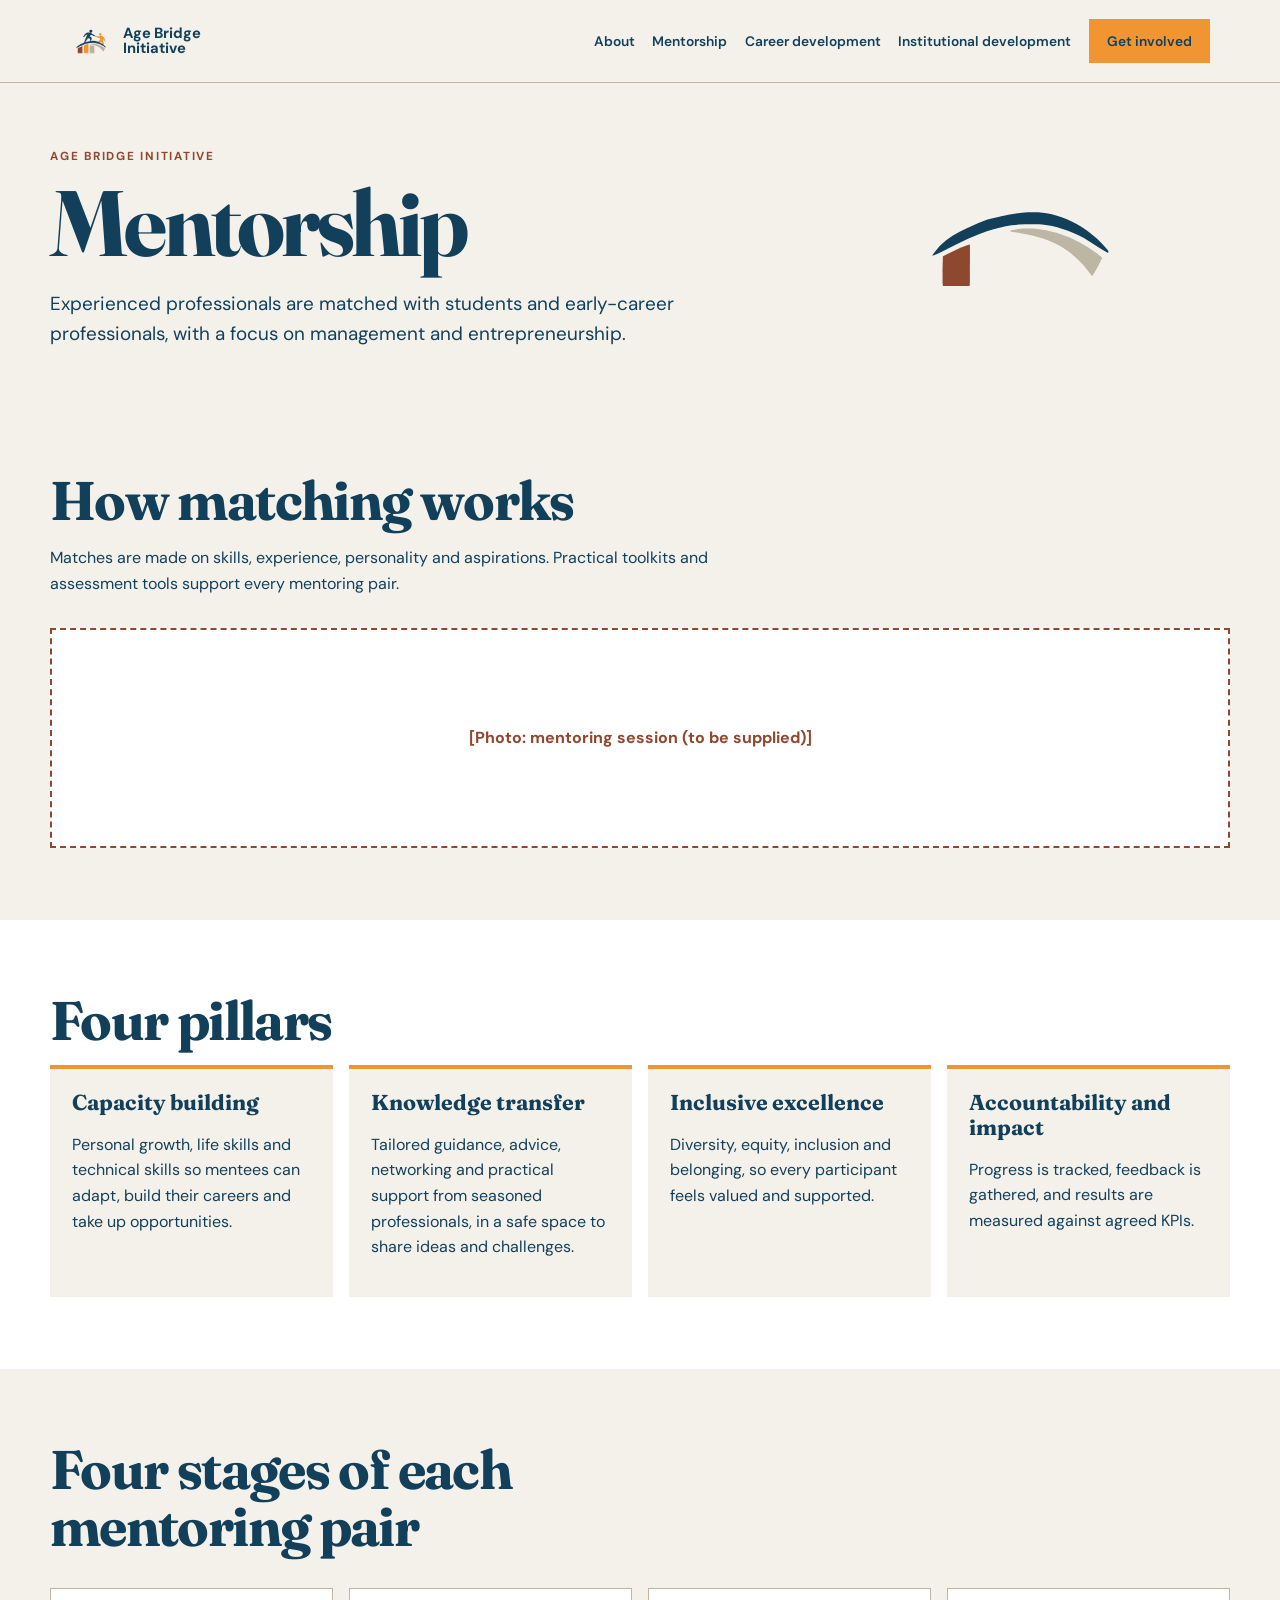
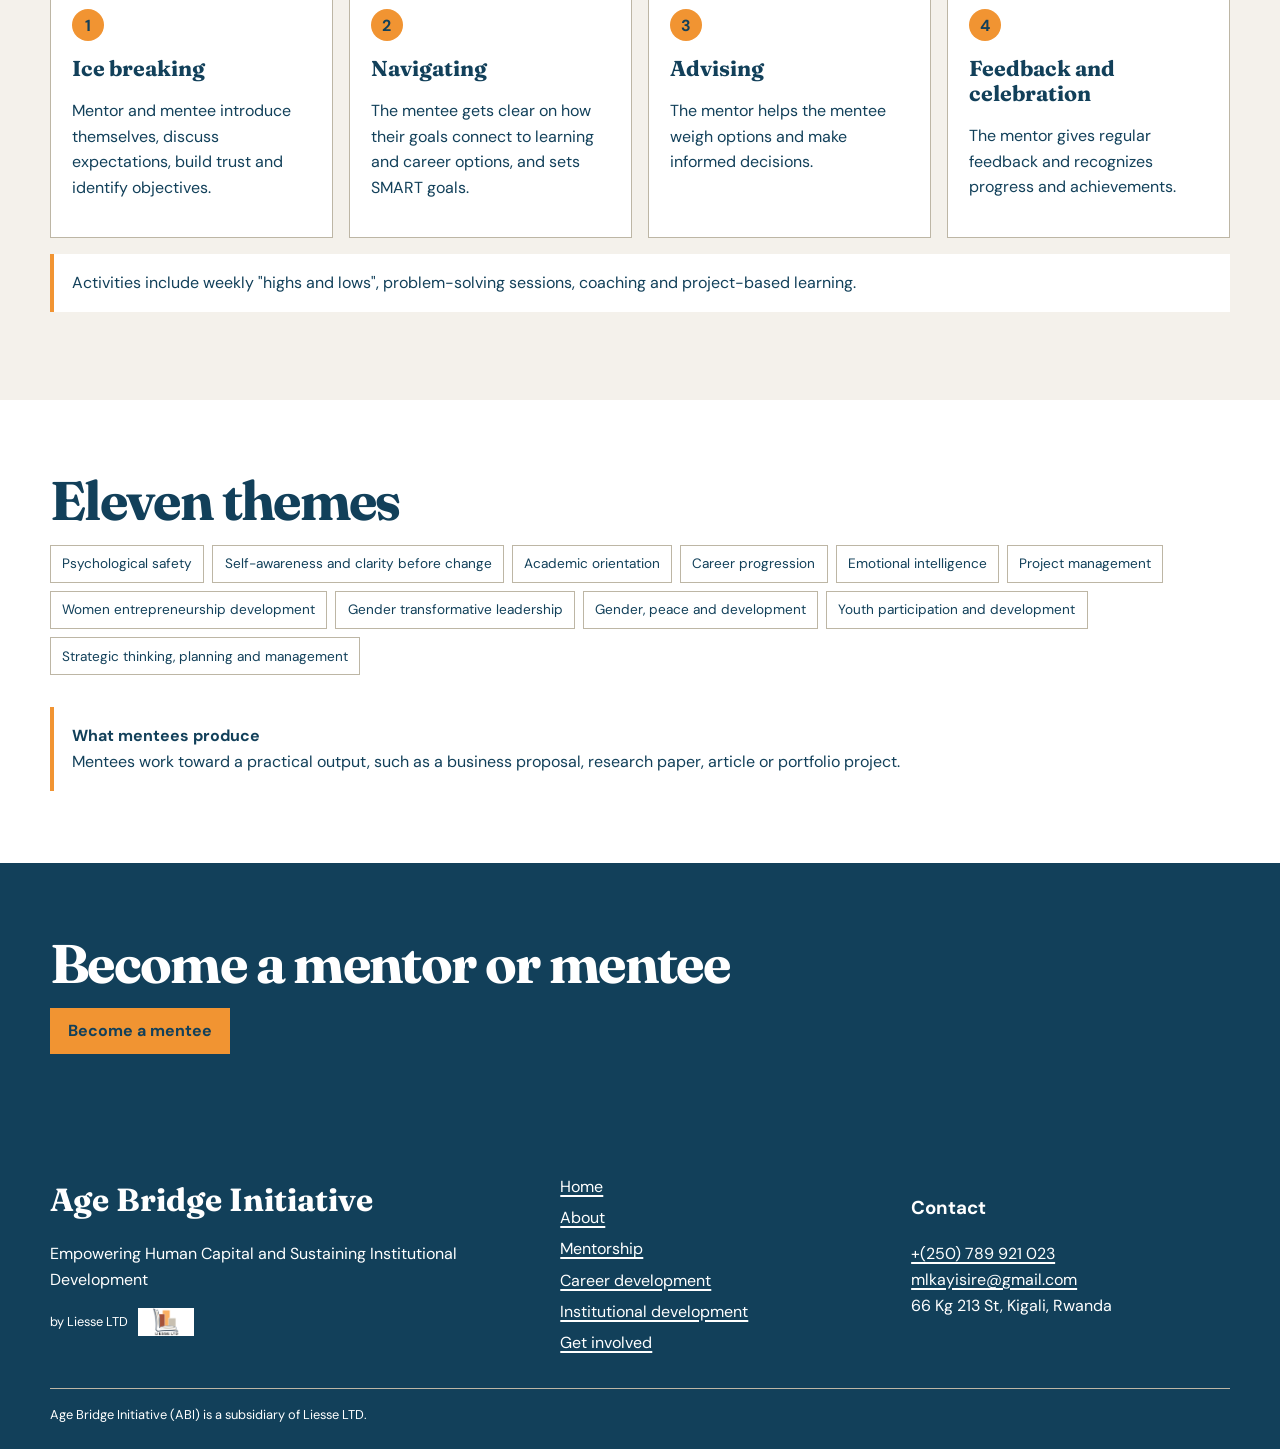
<file: mentorship.html>
﻿<!doctype html>
<html lang="en">
<head>
<meta charset="utf-8">
<meta name="viewport" content="width=device-width, initial-scale=1">
<link rel="icon" href="assets/img/favicon.ico">
<link rel="apple-touch-icon" sizes="180x180" href="assets/img/apple-touch-icon.png">
<link rel="stylesheet" href="assets/css/styles.css">
<title>Mentorship | Age Bridge Initiative</title><meta name="description" content="ABI matches experienced professionals with students and early-career professionals, focusing on management and entrepreneurship. See the pillars, stages and themes."><meta property="og:title" content="Mentorship | Age Bridge Initiative"><meta property="og:description" content="ABI matches experienced professionals with students and early-career professionals, focusing on management and entrepreneurship. See the pillars, stages and themes."><meta property="og:type" content="website"><meta property="og:site_name" content="Age Bridge Initiative"></head><body><a class="skip-link" href="#main">Skip to content</a><header class="site-header"><div class="nav-wrap"><a class="brand" href="index.html" aria-label="Age Bridge Initiative home"><img src="assets/img/abi-logo.png" alt=""><span class="brand-name">Age Bridge Initiative</span></a><button class="menu-toggle" aria-controls="primary-nav" aria-expanded="false">Menu</button><nav id="primary-nav" class="primary-nav" aria-label="Primary navigation"><ul><li><a href="about.html">About</a></li><li><a href="mentorship.html">Mentorship</a></li><li><a href="career-development.html">Career development</a></li><li><a href="institutional-development.html">Institutional development</a></li><li><a class="button" href="get-involved.html">Get involved</a></li></ul></nav></div></header><main id="main"><section class="page-hero"><div class="container"><div><p class="eyebrow">Age Bridge Initiative</p><h1>Mentorship</h1><p class="lead">Experienced professionals are matched with students and early-career professionals, with a focus on management and entrepreneurship.</p></div><div><img class="small-bridge" src="assets/img/bridge/icon-arch-band-pillar-1-brown.svg" alt="ABI bridge motif"></div></div></section><section class="section"><div class="container"><div class="section-heading"><h2>How matching works</h2><p>Matches are made on skills, experience, personality and aspirations. Practical toolkits and assessment tools support every mentoring pair.</p></div><div class="photo-slot">[Photo: mentoring session (to be supplied)]</div></div></section><section class="section alt"><div class="container"><h2>Four pillars</h2><div class="card-grid"><article class="card"><h3>Capacity building</h3><p>Personal growth, life skills and technical skills so mentees can adapt, build their careers and take up opportunities.</p></article><article class="card"><h3>Knowledge transfer</h3><p>Tailored guidance, advice, networking and practical support from seasoned professionals, in a safe space to share ideas and challenges.</p></article><article class="card"><h3>Inclusive excellence</h3><p>Diversity, equity, inclusion and belonging, so every participant feels valued and supported.</p></article><article class="card"><h3>Accountability and impact</h3><p>Progress is tracked, feedback is gathered, and results are measured against agreed KPIs.</p></article></div></div></section><section class="section"><div class="container"><div class="section-heading"><h2>Four stages of each mentoring pair</h2></div><div class="timeline "><article class="step"><h3>Ice breaking</h3><p>Mentor and mentee introduce themselves, discuss expectations, build trust and identify objectives.</p></article><article class="step"><h3>Navigating</h3><p>The mentee gets clear on how their goals connect to learning and career options, and sets SMART goals.</p></article><article class="step"><h3>Advising</h3><p>The mentor helps the mentee weigh options and make informed decisions.</p></article><article class="step"><h3>Feedback and celebration</h3><p>The mentor gives regular feedback and recognizes progress and achievements.</p></article></div><p class="note">Activities include weekly &quot;highs and lows&quot;, problem-solving sessions, coaching and project-based learning.</p></div></section><section class="section alt"><div class="container"><h2>Eleven themes</h2><div class="chips"><span class="chip">Psychological safety</span><span class="chip">Self-awareness and clarity before change</span><span class="chip">Academic orientation</span><span class="chip">Career progression</span><span class="chip">Emotional intelligence</span><span class="chip">Project management</span><span class="chip">Women entrepreneurship development</span><span class="chip">Gender transformative leadership</span><span class="chip">Gender, peace and development</span><span class="chip">Youth participation and development</span><span class="chip">Strategic thinking, planning and management</span></div><div class="note" style="margin-top:2rem"><strong>What mentees produce</strong><br>Mentees work toward a practical output, such as a business proposal, research paper, article or portfolio project.</div></div></section><section class="section navy"><div class="container"><h2>Become a mentor or mentee</h2><a class="button" href="get-involved.html?role=mentee#form">Become a mentee</a></div></section></main><footer class="footer"><div class="footer-grid"><div><h2>Age Bridge Initiative</h2><p>Empowering Human Capital and Sustaining Institutional Development</p><div class="liesse-credit"><span>by Liesse LTD</span><img src="assets/img/liesse-logo.png" alt="Liesse LTD logo"></div></div><nav aria-label="Footer navigation"><ul><li><a href="index.html">Home</a></li><li><a href="about.html">About</a></li><li><a href="mentorship.html">Mentorship</a></li><li><a href="career-development.html">Career development</a></li><li><a href="institutional-development.html">Institutional development</a></li><li><a href="get-involved.html">Get involved</a></li></ul></nav><div><h3>Contact</h3><p><a href="tel:+250789921023">+(250) 789 921 023</a><br><a href="mailto:mlkayisire@gmail.com">mlkayisire@gmail.com</a><br>66 Kg 213 St, Kigali, Rwanda</p></div></div><div class="footer-bottom">Age Bridge Initiative (ABI) is a subsidiary of Liesse LTD.</div></footer><script src="assets/js/main.js"></script></body></html>
</file>
<file: assets/css/styles.css>
﻿@import url('https://fonts.googleapis.com/css2?family=DM+Sans:wght@400;500;600;700&family=Fraunces:opsz,wght@9..144,600;9..144,700&display=swap');
:root{--navy:#12405a;--orange:#f19432;--brown:#8f4830;--taupe:#bdb6a5;--paper:#f4f1eb;--white:#ffffff;--font-body:'DM Sans',Arial,sans-serif;--font-display:'Fraunces',Georgia,serif;--max:1180px;--radius:2px}
*{box-sizing:border-box}html{scroll-behavior:smooth}body{margin:0;background:var(--paper);color:var(--navy);font-family:var(--font-body);font-size:16px;line-height:1.6}img,video{display:block;max-width:100%}a{color:var(--navy);text-decoration-thickness:2px;text-underline-offset:3px}a:hover{color:var(--brown)}:focus-visible{outline:3px solid var(--orange);outline-offset:4px}.skip-link{position:absolute;left:1rem;top:-5rem;background:var(--navy);color:var(--white);padding:.7rem 1rem;z-index:20}.skip-link:focus{top:1rem}.site-header{background:var(--paper);border-bottom:1px solid var(--taupe);position:sticky;top:0;z-index:10}.nav-wrap{max-width:var(--max);margin:auto;min-height:82px;padding:1rem 1.25rem;display:flex;align-items:center;justify-content:space-between;gap:1rem}.brand{display:flex;align-items:center;gap:.7rem;text-decoration:none;color:var(--navy);font-weight:700;line-height:1.05}.brand img{width:42px;height:42px;object-fit:contain}.brand-name{max-width:125px;font-size:.92rem}.menu-toggle{display:inline-flex;border:1px solid var(--navy);background:var(--paper);color:var(--navy);padding:.55rem .7rem;font:inherit;font-weight:700;cursor:pointer}.primary-nav{display:block}html.js .primary-nav{display:none}.primary-nav ul{list-style:none;margin:0;padding:0;display:flex;align-items:center;gap:1.1rem}.primary-nav a{text-decoration:none;font-size:.86rem;font-weight:600}.button{display:inline-flex;align-items:center;justify-content:center;min-height:44px;padding:.72rem 1rem;border:2px solid var(--orange);background:var(--orange);color:var(--navy);font-weight:700;text-decoration:none;line-height:1.2;cursor:pointer}.button:hover{background:var(--navy);border-color:var(--navy);color:var(--white)}.button.secondary{background:transparent;border-color:var(--navy);color:var(--navy)}.button.secondary:hover{background:var(--navy);color:var(--white)}.eyebrow{text-transform:uppercase;letter-spacing:.15em;font-weight:700;font-size:.73rem;color:var(--brown);margin:0 0 .75rem}.hero{background:var(--paper);overflow:hidden}.hero-grid{max-width:var(--max);margin:auto;padding:4rem 1.25rem 3rem;display:grid;gap:2rem;align-items:center}.hero h1,.page-hero h1{font-family:var(--font-display);font-size:clamp(2.6rem,8vw,5.8rem);line-height:.98;letter-spacing:-.04em;margin:0 0 1.25rem;max-width:11ch}.hero .tagline{font-family:var(--font-display);font-size:1.35rem;line-height:1.2;margin:0 0 1rem;max-width:27ch}.hero-copy>p:not(.eyebrow):not(.tagline){max-width:54ch}.button-row{display:flex;flex-wrap:wrap;gap:.75rem;margin-top:1.5rem}.hero-media{min-height:250px;display:flex;align-items:center;justify-content:center}.hero-media video,.hero-media img{width:min(100%,640px);height:auto}.hero-media img{display:none}.section{padding:4.5rem 1.25rem}.section.alt{background:var(--white)}.section.navy{background:var(--navy);color:var(--white)}.container{max-width:var(--max);margin:auto}.section-heading{max-width:680px;margin-bottom:2rem}.section h2,.page-hero h2{font-family:var(--font-display);font-size:clamp(2rem,5vw,3.4rem);line-height:1.05;letter-spacing:-.03em;margin:0 0 1rem}.section h3{font-family:var(--font-display);font-size:1.35rem;line-height:1.15;margin:0 0 .65rem}.two-col,.card-grid,.path-grid,.contact-grid{display:grid;gap:1rem}.two-col>article,.card,.path-card,.principle,.info-panel{padding:1.35rem;background:var(--paper);border-top:4px solid var(--orange)}.section.alt .card,.section.alt .two-col>article{background:var(--paper)}.section.navy .card,.section.navy .path-card{background:var(--white);color:var(--navy)}.card-grid{grid-template-columns:repeat(auto-fit,minmax(220px,1fr))}.bridge-icon{width:140px;height:86px;object-fit:contain;margin:0 0 1rem}.card a,.path-card a{font-weight:700}.tag{display:inline-block;background:var(--taupe);color:var(--navy);padding:.25rem .55rem;font-size:.76rem;font-weight:700;margin:.5rem 0}.sector-layout{display:grid;gap:2rem;align-items:center}.sector-list,.support-list{list-style:none;margin:0;padding:0;display:grid;gap:.55rem}.sector-list li,.support-list li{padding:.7rem .85rem;border-left:4px solid var(--orange);background:var(--paper);font-weight:600}.bridge-diagram{padding:1rem;background:var(--paper);border:1px solid var(--taupe)}.bridge-diagram img{width:100%;max-width:560px;margin:auto}.support-list li{border-left-color:var(--brown)}.path-grid{grid-template-columns:repeat(auto-fit,minmax(220px,1fr))}.path-card{display:flex;flex-direction:column;align-items:flex-start}.path-card .button{margin-top:auto}.page-hero{padding:4rem 1.25rem 2rem;background:var(--paper)}.page-hero .container{display:grid;gap:1.5rem;align-items:center}.page-hero h1{max-width:14ch}.page-hero .lead{max-width:680px;font-size:1.18rem}.small-bridge{width:180px;margin-bottom:1rem}.photo-slot{min-height:220px;border:2px dashed var(--brown);background:var(--white);display:flex;align-items:center;justify-content:center;text-align:center;padding:1rem;color:var(--brown);font-weight:700}.principles{display:grid;gap:1rem}.principle{border-top-color:var(--brown)}.principle strong{display:block;font-family:var(--font-display);font-size:1.25rem}.timeline{display:grid;gap:1rem;counter-reset:steps}.step{position:relative;padding:1.3rem 1.2rem 1.3rem 4.1rem;background:var(--white);border:1px solid var(--taupe);counter-increment:steps}.step:before{content:counter(steps);position:absolute;left:1.1rem;top:1.2rem;width:2rem;height:2rem;border-radius:50%;background:var(--orange);color:var(--navy);font-weight:700;display:grid;place-items:center}.step h3{margin-bottom:.35rem}.chips{display:flex;flex-wrap:wrap;gap:.5rem}.chip{padding:.45rem .7rem;border:1px solid var(--taupe);background:var(--white);font-size:.85rem}.note{border-left:4px solid var(--orange);padding:1rem 1.1rem;background:var(--white)}.contact-list{list-style:none;padding:0;margin:0;display:grid;gap:.8rem}.contact-list strong{display:block}.contact-form{background:var(--white);padding:1.25rem;border-top:4px solid var(--orange)}label{display:block;font-weight:700;margin:1rem 0 .35rem}input,select,textarea{width:100%;padding:.75rem;border:1px solid var(--navy);background:var(--paper);color:var(--navy);font:inherit}textarea{min-height:140px;resize:vertical}.form-note{margin-top:1rem;font-size:.9rem}.footer{background:var(--navy);color:var(--white);padding:3rem 1.25rem 1.5rem}.footer a{color:var(--white)}.footer-grid{max-width:var(--max);margin:auto;display:grid;gap:2rem}.footer h2{font-family:var(--font-display);font-size:2rem;margin:0 0 .4rem}.footer nav ul{list-style:none;padding:0;margin:0;display:grid;gap:.35rem}.liesse-credit{display:flex;align-items:center;gap:.6rem;font-size:.8rem}.liesse-credit img{width:56px;height:28px;object-fit:contain;background:var(--white)}.footer-bottom{max-width:var(--max);margin:2rem auto 0;padding-top:1rem;border-top:1px solid var(--taupe);font-size:.8rem}.not-found{text-align:center;min-height:55vh;display:grid;place-items:center}.not-found h1{max-width:none}.draft-banner{background:var(--brown);color:var(--white);padding:.75rem 1rem;font-weight:700}.visually-hidden{position:absolute;width:1px;height:1px;padding:0;margin:-1px;overflow:hidden;clip:rect(0,0,0,0);white-space:nowrap;border:0}@media(min-width:760px){.menu-toggle{display:none}html.js .primary-nav{display:block}.hero-grid{grid-template-columns:1.02fr .98fr;padding-top:6rem;padding-bottom:5rem}.two-col{grid-template-columns:repeat(2,1fr)}.sector-layout{grid-template-columns:.8fr 1.2fr}.page-hero .container{grid-template-columns:1fr 300px}.principles{grid-template-columns:repeat(2,1fr)}.timeline{grid-template-columns:repeat(4,1fr)}.timeline.five{grid-template-columns:repeat(5,1fr)}.step{padding:1.3rem}.step:before{position:static;margin-bottom:1rem}.contact-grid{grid-template-columns:.8fr 1.2fr}.footer-grid{grid-template-columns:1.5fr 1fr 1fr}}@media(max-width:759px){.primary-nav ul{display:grid;gap:.8rem}.primary-nav .button{display:inline-flex;margin-top:.25rem}html.js .primary-nav.is-open{display:block;position:absolute;top:82px;left:0;right:0;background:var(--paper);border-bottom:1px solid var(--taupe);padding:1rem 1.25rem}html.js .primary-nav.is-open ul{display:grid;gap:.8rem}html.js .primary-nav.is-open .button{display:inline-flex;margin-top:.25rem}}
@media(prefers-reduced-motion:reduce){html{scroll-behavior:auto}.hero-media video{display:none}.hero-media img{display:block}}
</file>
